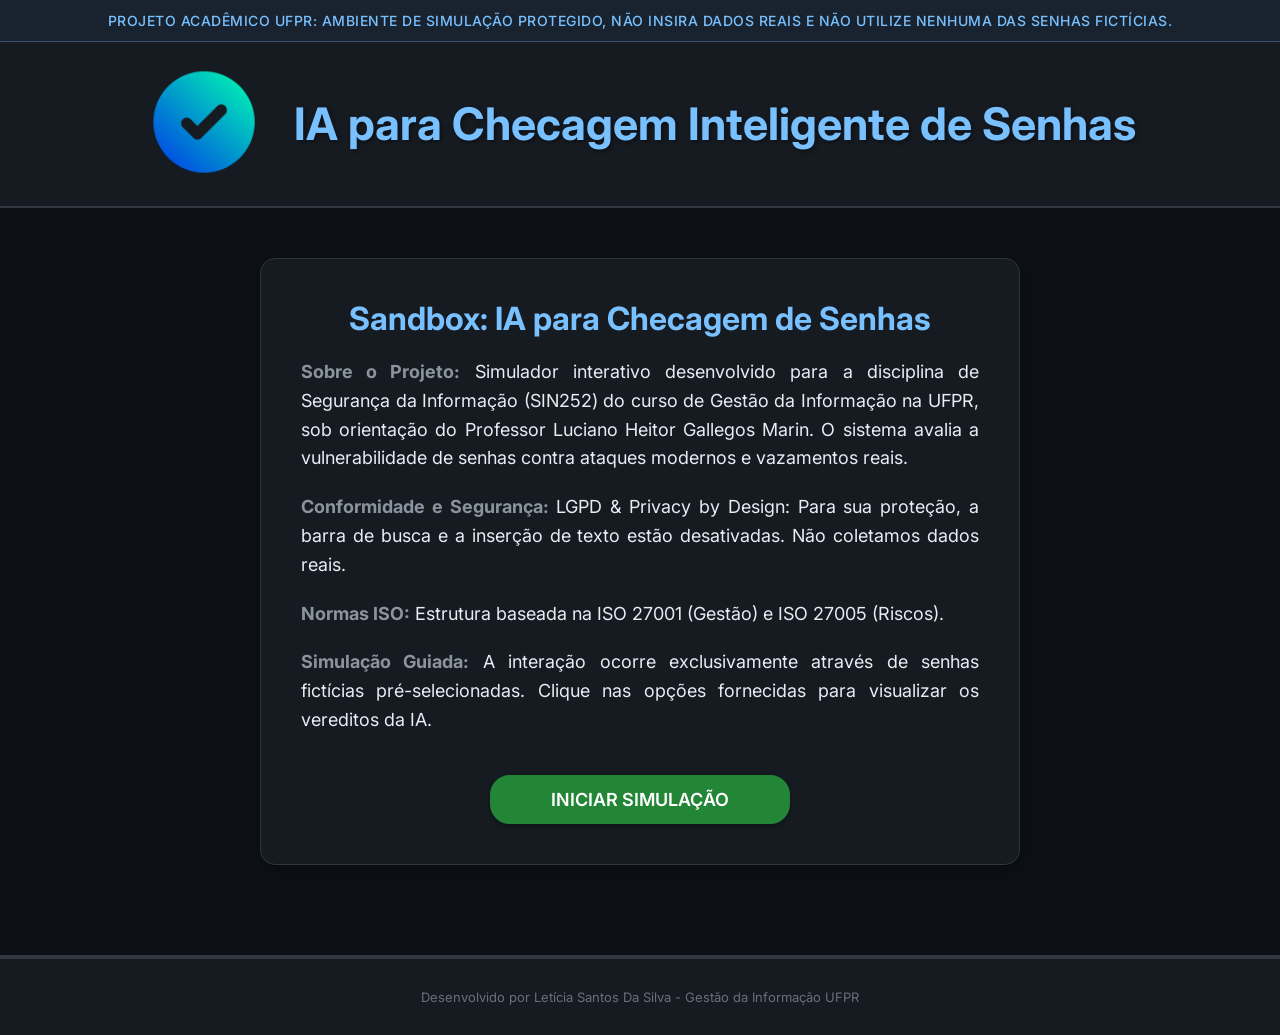
<file: index.html>
<!DOCTYPE html>
<html lang="pt-br">

<head>
    <meta charset="UTF-8">
    <meta name="viewport" content="width=device-width, initial-scale=1.0">
    <title> IA Checagem de Senhas</title>
    <link rel="shortcut icon" href="favicon/favicon.ico" type="image/x-icon">

    <link rel="stylesheet" href="estilos/celular-style.css" media="screen and (max-width: 768px)"> <!--celular-->

    <link rel="stylesheet" href="estilos/tablet-style.css" media="screen and (min-width: 769px) and (max-width: 1024px)"> <!--tablet-->

    <link rel="stylesheet" href="estilos/pc-style.css" media="screen and (min-width: 1025px)"> <!--pc-->

    <style>
        @import url('https://fonts.googleapis.com/css2?family=Inter:ital,opsz,wght@0,14..32,100..900;1,14..32,100..900&display=swap');
    </style>
</head>

<body>

    <div class="aviso">
        <h3>PROJETO ACADÊMICO UFPR: AMBIENTE DE SIMULAÇÃO PROTEGIDO, NÃO INSIRA DADOS REAIS E NÃO UTILIZE NENHUMA DAS SENHAS FICTÍCIAS.</h3>
    </div>

    <div class="layout-colunas">
        <header class="container1" id="inicio1">
            <div class="header">
                <div class="logo">
                    <img src="favicon/logo.png" alt="Logo IA Senhas">
                </div>

                <div class="titulo-principal">
                    <h1>IA para Checagem Inteligente de Senhas</h1>
                </div>
            </div>
        </header>

        <main class="container2">
            <div class="artigo">
                <article>
                    <h2>Sandbox: IA para Checagem de Senhas</h2>
                    <p><strong>Sobre o Projeto:</strong>
                        Simulador interativo desenvolvido para a disciplina de Segurança da Informação (SIN252) do curso de Gestão da Informação na UFPR, sob
                        orientação do Professor Luciano Heitor Gallegos Marin. O sistema avalia a vulnerabilidade de senhas
                        contra ataques modernos e vazamentos reais.</p>

                    <p><strong>Conformidade e Segurança:</strong>
                        LGPD & Privacy by Design: Para sua proteção, a barra de busca e a inserção de texto estão
                        desativadas. Não coletamos dados reais.
                    </p>
                    <p><strong>Normas ISO:</strong> Estrutura baseada na ISO 27001 (Gestão) e ISO 27005 (Riscos).</p>

                    <p><strong>Simulação Guiada:</strong> A interação ocorre exclusivamente através de senhas fictícias pré-selecionadas.
                    Clique nas opções fornecidas para visualizar os vereditos da IA.</p>

                    <a href="pagina2.html">INICIAR SIMULAÇÃO </a>
                </article>
            </div>
        </main>
    </div>

    <footer>
        <p>Desenvolvido por Letícia Santos Da Silva - Gestão da Informação UFPR</p>
    </footer>

</body>

</html>
</file>
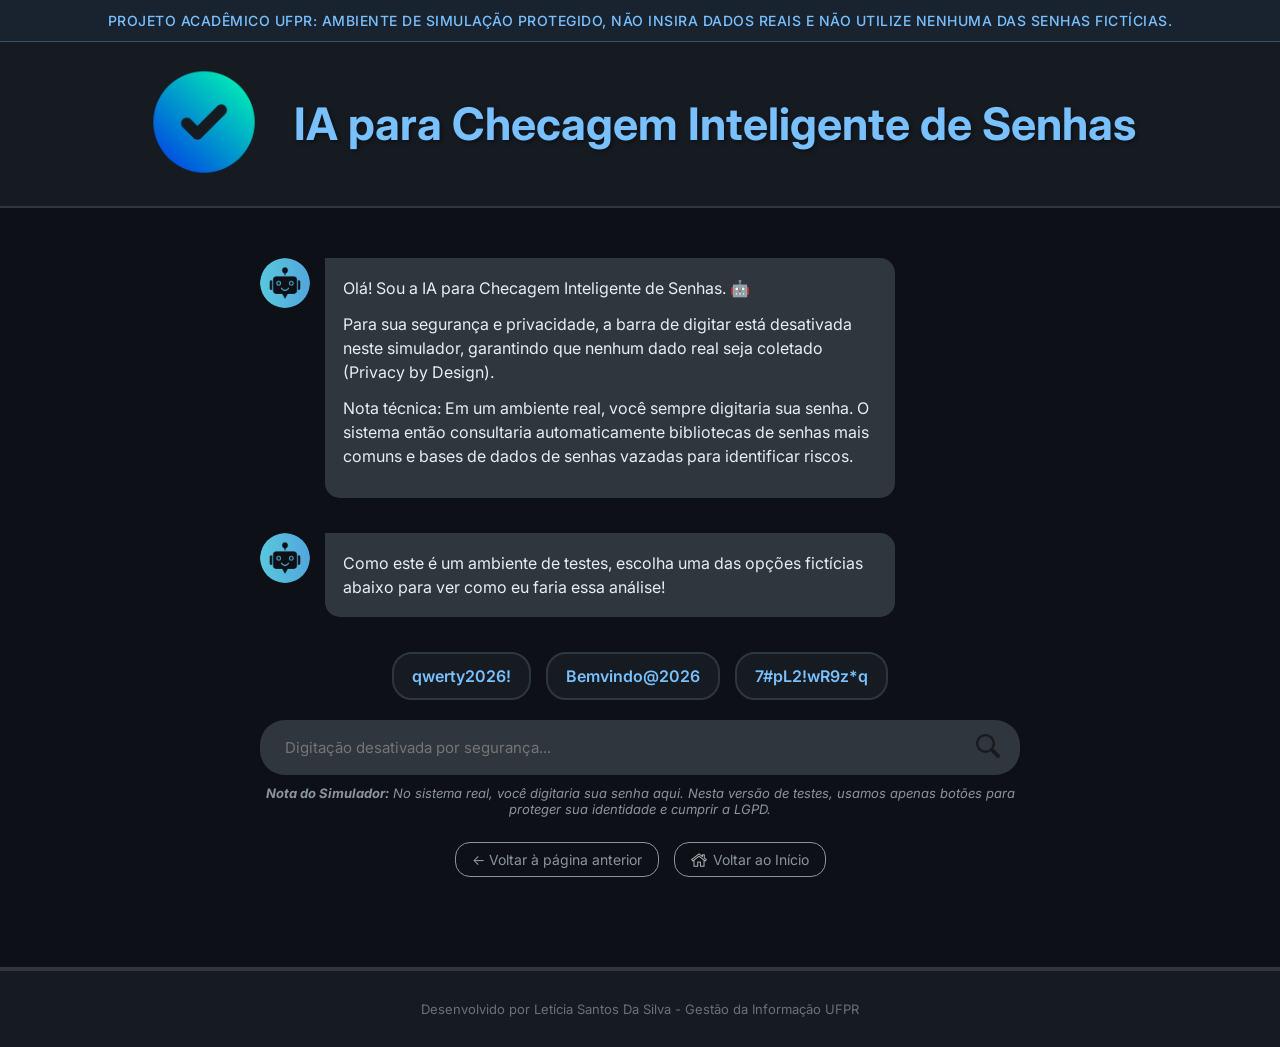
<file: pagina2.html>
<!DOCTYPE html>
<html lang="pt-br">

<head>
    <meta charset="UTF-8">
    <meta name="viewport" content="width=device-width, initial-scale=1.0">
    <title>IA Checagem de Senhas - Simulação</title>
    <link rel="shortcut icon" href="favicon/favicon.ico" type="image/x-icon">

    <link rel="stylesheet" href="estilos/celular-style.css" media="screen and (max-width: 768px)"> <!--celular-->

    <link rel="stylesheet" href="estilos/tablet-style.css"
        media="screen and (min-width: 769px) and (max-width: 1024px)"> <!--tablet-->

    <link rel="stylesheet" href="estilos/pc-style.css" media="screen and (min-width: 1025px)"> <!--pc-->

    <style>
        @import url('https://fonts.googleapis.com/css2?family=Inter:ital,opsz,wght@0,14..32,100..900;1,14..32,100..900&display=swap');
    </style>
</head>

<body>

    <div class="aviso">
        <h3>PROJETO ACADÊMICO UFPR: AMBIENTE DE SIMULAÇÃO PROTEGIDO, NÃO INSIRA DADOS REAIS E NÃO UTILIZE NENHUMA DAS
            SENHAS FICTÍCIAS.</h3>
    </div>

    <div class="layout-colunas">
        <header class="container1" id="inicio1">
            <div class="header">
                <div class="logo">
                    <img src="favicon/logo.png" alt="Logo IA Senhas">
                </div>

                <div class="titulo-principal">
                    <h1>IA para Checagem Inteligente de Senhas</h1>
                </div>
            </div>
        </header>

        <main class="container2">
            <!-- Área principal de Chat -->
            <div class="chat-container">

                <!-- Mensagem do Robô (IA) -->
                <div class="mensagem robo">
                    <div class="avatar">
                        <img src="favicon/bot.png" alt="Ícone Robô">
                    </div>
                    <div class="balao balao-robo">
                        <p>Olá! Sou a IA para Checagem Inteligente de Senhas. 🤖</p>
                        <p>Para sua segurança e privacidade, a barra de digitar está desativada neste simulador, garantindo que nenhum dado real seja coletado (Privacy by Design).</p>
                        <p>Nota técnica: Em um ambiente real, você sempre digitaria sua senha. O sistema então consultaria automaticamente bibliotecas de senhas mais comuns e bases de dados de senhas vazadas para identificar riscos.</p>
                        <p></p>
                    </div>
                </div>

                <!-- Nova Mensagem do Robô pedindo para escolher -->
                <div class="mensagem robo">
                    <div class="avatar">
                        <img src="favicon/bot.png" alt="Ícone Robô">
                    </div>
                    <div class="balao balao-robo">
                        <p>Como este é um ambiente de testes, escolha uma das opções fictícias abaixo para ver como eu faria essa análise!</p>
                    </div>
                </div>

                <!-- Opções de Senhas Fictícias -->
                <div class="opcoes-senha">
                    <a href="pagina3-sen1.html" class="botao-senha">qwerty2026!</a>
                    <a href="pagina4-sen2.html" class="botao-senha">Bemvindo@2026</a>
                    <a href="pagina5-sen3.html" class="botao-senha">7#pL2!wR9z*q</a>
                </div>
                
                <!-- Área de Input Desativada -->
                <div class="area-digitacao">
                    <input type="text" class="barra-busca" placeholder="Digitação desativada por segurança..." disabled>
                    <div class="botao-imagem">
                        <!-- Espaço para adicionar a imagem/ícone no lado direito -->
                        <img src="favicon/magnifying-glass.png" alt="Ícone Enviar">
                    </div>
                </div>
                
                <p class="nota-simulador"><strong>Nota do Simulador:</strong> No sistema real, você digitaria sua senha aqui. Nesta versão de testes, usamos apenas botões para proteger sua identidade e cumprir a LGPD.</p>

                <!-- Botão Voltar -->
                <div class="voltar-container">
                    <a href="index.html" class="botao-voltar">← Voltar à página anterior</a>
                    <a href="index.html" class="botao-voltar"><img src="favicon/home.png" alt="Ícone Casa"> Voltar ao Início</a>
                </div>

            </div>
        </main>
    </div>

    <footer>
        <p>Desenvolvido por Letícia Santos Da Silva - Gestão da Informação UFPR</p>
    </footer>

</body>

</html>
</file>
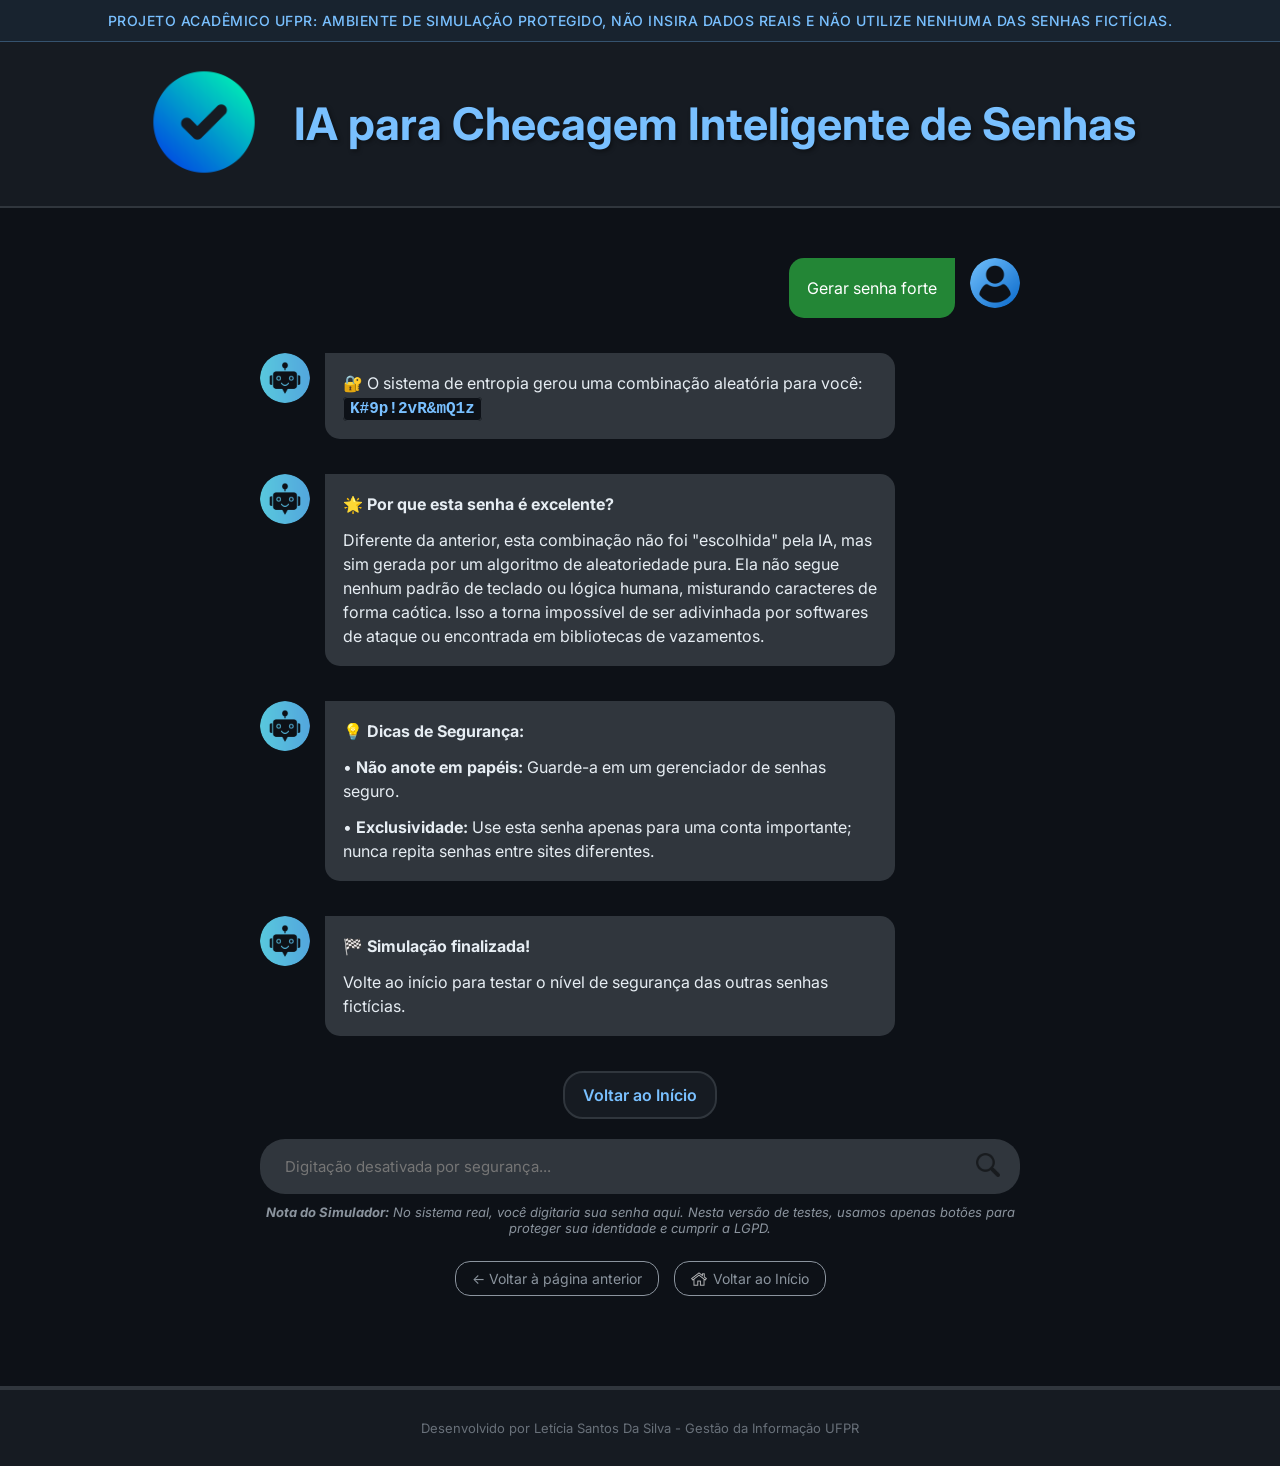
<file: pagina3-sen1-gerar.html>
<!DOCTYPE html>
<html lang="pt-br">

<head>
    <meta charset="UTF-8">
    <meta name="viewport" content="width=device-width, initial-scale=1.0">
    <title>IA Checagem de Senhas - Simulação</title>
    <link rel="shortcut icon" href="favicon/favicon.ico" type="image/x-icon">

    <link rel="stylesheet" href="estilos/celular-style.css" media="screen and (max-width: 768px)"> <!--celular-->

    <link rel="stylesheet" href="estilos/tablet-style.css"
        media="screen and (min-width: 769px) and (max-width: 1024px)"> <!--tablet-->

    <link rel="stylesheet" href="estilos/pc-style.css" media="screen and (min-width: 1025px)"> <!--pc-->

    <style>
        @import url('https://fonts.googleapis.com/css2?family=Inter:ital,opsz,wght@0,14..32,100..900;1,14..32,100..900&display=swap');
    </style>
</head>

<body>

    <div class="aviso">
        <h3>PROJETO ACADÊMICO UFPR: AMBIENTE DE SIMULAÇÃO PROTEGIDO, NÃO INSIRA DADOS REAIS E NÃO UTILIZE NENHUMA DAS
            SENHAS FICTÍCIAS.</h3>
    </div>

    <div class="layout-colunas">
        <header class="container1" id="inicio1">
            <div class="header">
                <div class="logo">
                    <img src="favicon/logo.png" alt="Logo IA Senhas">
                </div>

                <div class="titulo-principal">
                    <h1>IA para Checagem Inteligente de Senhas</h1>
                </div>
            </div>
        </header>

        <main class="container2">
            <div class="chat-container">

                <!-- Mensagem do Usuário (Clicou em Gerar Senha) -->
                <div class="mensagem usuario">
                    <div class="balao balao-usuario">
                        <p>Gerar senha forte</p>
                    </div>
                    <div class="avatar">
                        <img src="favicon/user (2).png" alt="Ícone Usuário">
                    </div>
                </div>

                <!-- Resposta do Robô (Balão 1: A nova senha) -->
                <div class="mensagem robo">
                    <div class="avatar">
                        <img src="favicon/bot.png" alt="Ícone Robô">
                    </div>
                    <div class="balao balao-robo">
                        <p>🔐 O sistema de entropia gerou uma combinação aleatória para você: <strong class="senha-gerada">K#9p!2vR&mQ1z</strong></p>
                    </div>
                </div>

                <!-- Resposta do Robô (Balão 2: Explicação) -->
                <div class="mensagem robo">
                    <div class="avatar">
                        <img src="favicon/bot.png" alt="Ícone Robô">
                    </div>
                    <div class="balao balao-robo">
                        <p>🌟 <strong>Por que esta senha é excelente?</strong></p>
                        <p>Diferente da anterior, esta combinação não foi "escolhida" pela IA, mas sim gerada por um algoritmo de aleatoriedade pura. Ela não segue nenhum padrão de teclado ou lógica humana, misturando caracteres de forma caótica. Isso a torna impossível de ser adivinhada por softwares de ataque ou encontrada em bibliotecas de vazamentos.</p>
                    </div>
                </div>

                <!-- Resposta do Robô (Balão 3: Dicas) -->
                <div class="mensagem robo">
                    <div class="avatar">
                        <img src="favicon/bot.png" alt="Ícone Robô">
                    </div>
                    <div class="balao balao-robo">
                        <p>💡 <strong>Dicas de Segurança:</strong></p>
                        <p>• <strong>Não anote em papéis:</strong> Guarde-a em um gerenciador de senhas seguro.</p>
                        <p>• <strong>Exclusividade:</strong> Use esta senha apenas para uma conta importante; nunca repita senhas entre sites diferentes.</p>
                    </div>
                </div>

                <!-- Resposta do Robô (Balão 4: Finalização) -->
                <div class="mensagem robo">
                    <div class="avatar">
                        <img src="favicon/bot.png" alt="Ícone Robô">
                    </div>
                    <div class="balao balao-robo">
                        <p>🏁 <strong>Simulação finalizada!</strong></p>
                        <p>Volte ao início para testar o nível de segurança das outras senhas fictícias.</p>
                    </div>
                </div>
                
                <!-- Botão Voltar para as Senhas -->
                <div class="opcoes-senha">
                    <a href="pagina2.html" class="botao-senha">Voltar ao Início</a>
                </div>
                
                <!-- Área de Input Desativada -->
                <div class="area-digitacao">
                    <input type="text" class="barra-busca" placeholder="Digitação desativada por segurança..." disabled>
                    <div class="botao-imagem">
                        <img src="favicon/magnifying-glass.png" alt="Ícone Enviar">
                    </div>
                </div>
                
                <p class="nota-simulador"><strong>Nota do Simulador:</strong> No sistema real, você digitaria sua senha aqui. Nesta versão de testes, usamos apenas botões para proteger sua identidade e cumprir a LGPD.</p>

                <!-- Botão Voltar -->
                <div class="voltar-container">
                    <a href="pagina3-sen1-saiba.html" class="botao-voltar">← Voltar à página anterior</a>
                    <a href="index.html" class="botao-voltar"><img src="favicon/home.png" alt="Ícone Casa"> Voltar ao Início</a>
                </div>

            </div>
        </main>
    </div>

    <footer>
        <p>Desenvolvido por Letícia Santos Da Silva - Gestão da Informação UFPR</p>
    </footer>

</body>
</html>
</file>
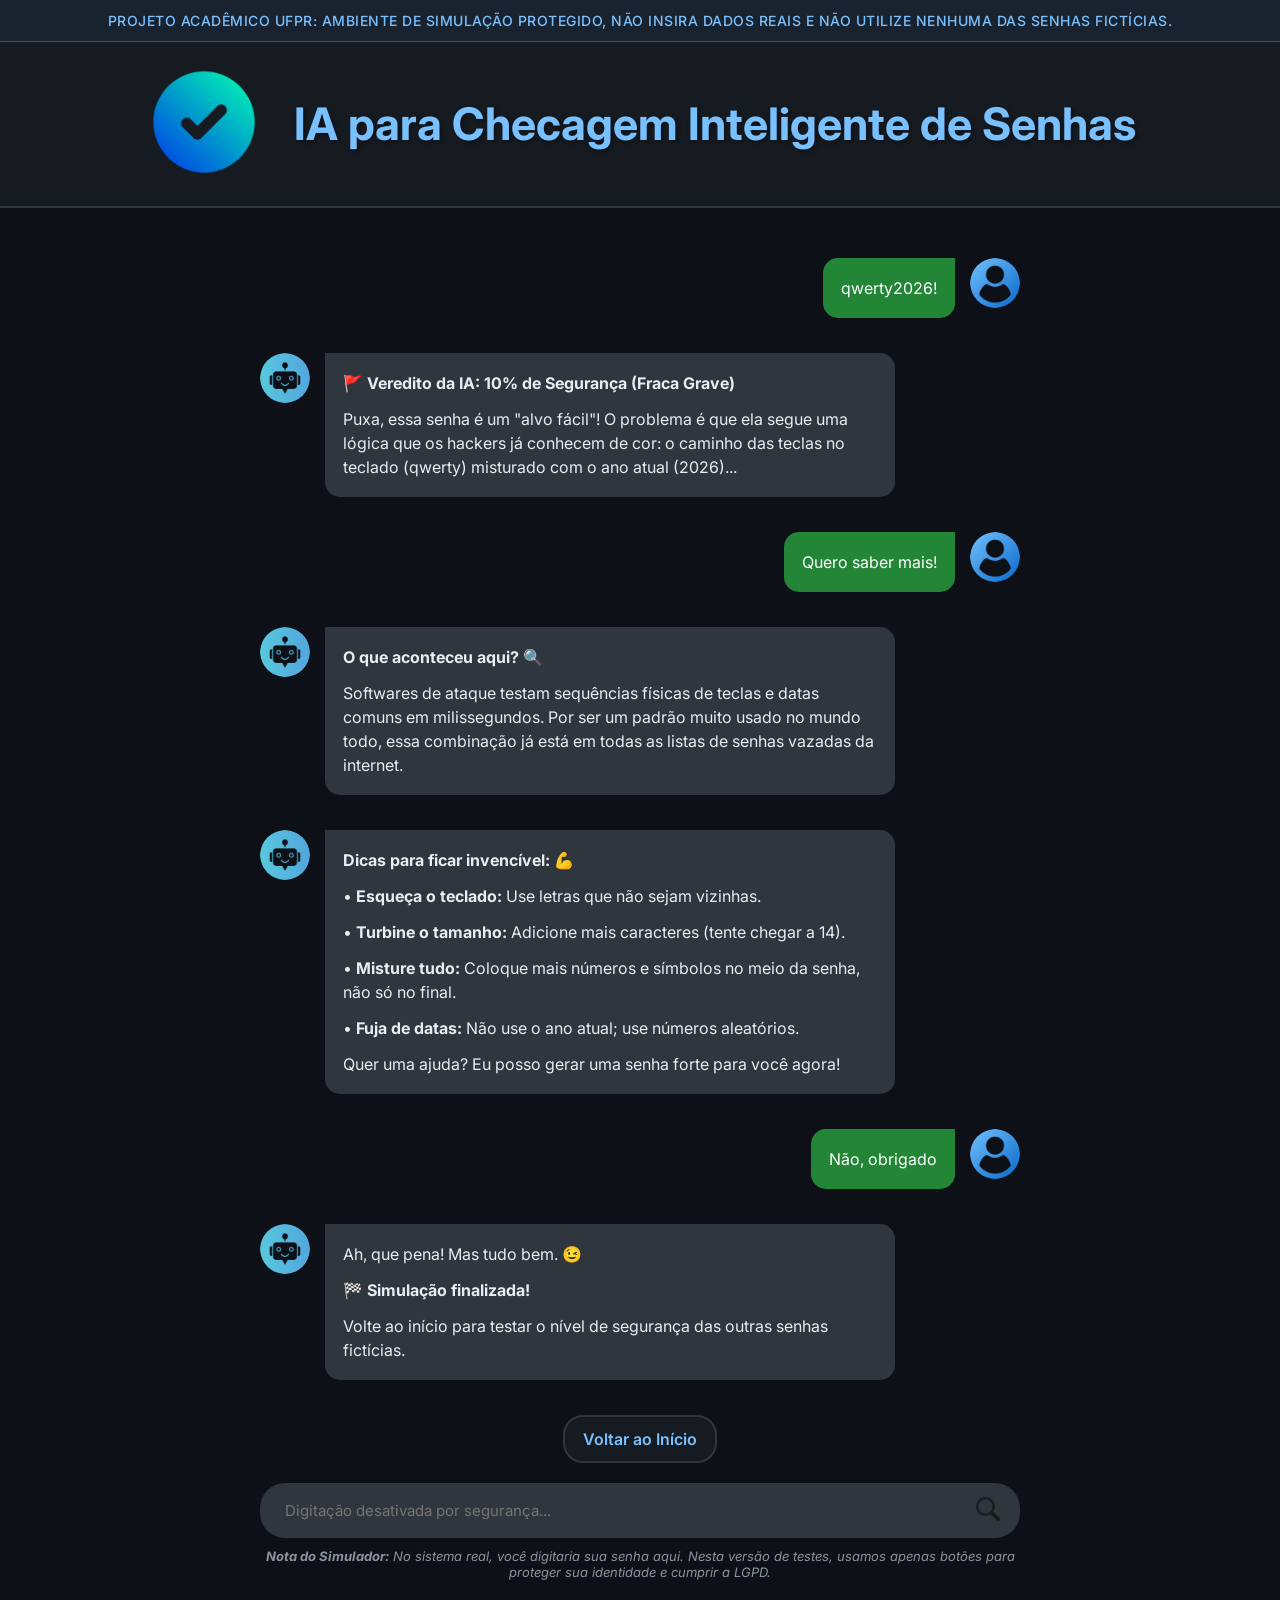
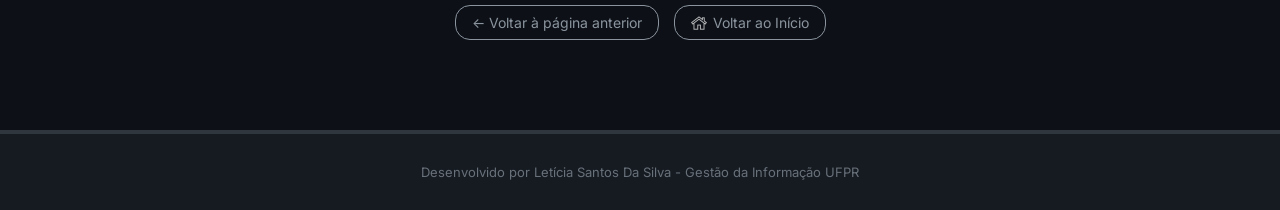
<file: pagina3-sen1-nao.html>
<!DOCTYPE html>
<html lang="pt-br">

<head>
    <meta charset="UTF-8">
    <meta name="viewport" content="width=device-width, initial-scale=1.0">
    <title>IA Checagem de Senhas - Simulação</title>
    <link rel="shortcut icon" href="favicon/favicon.ico" type="image/x-icon">

    <link rel="stylesheet" href="estilos/celular-style.css" media="screen and (max-width: 768px)"> <!--celular-->

    <link rel="stylesheet" href="estilos/tablet-style.css"
        media="screen and (min-width: 769px) and (max-width: 1024px)"> <!--tablet-->

    <link rel="stylesheet" href="estilos/pc-style.css" media="screen and (min-width: 1025px)"> <!--pc-->

    <style>
        @import url('https://fonts.googleapis.com/css2?family=Inter:ital,opsz,wght@0,14..32,100..900;1,14..32,100..900&display=swap');
    </style>
</head>

<body>

    <div class="aviso">
        <h3>PROJETO ACADÊMICO UFPR: AMBIENTE DE SIMULAÇÃO PROTEGIDO, NÃO INSIRA DADOS REAIS E NÃO UTILIZE NENHUMA DAS
            SENHAS FICTÍCIAS.</h3>
    </div>

    <div class="layout-colunas">
        <header class="container1" id="inicio1">
            <div class="header">
                <div class="logo">
                    <img src="favicon/logo.png" alt="Logo IA Senhas">
                </div>

                <div class="titulo-principal">
                    <h1>IA para Checagem Inteligente de Senhas</h1>
                </div>
            </div>
        </header>

        <main class="container2">
            <div class="chat-container">

                <!-- Mensagem do Usuário (Senha Escolhida) -->
                <div class="mensagem usuario">
                    <div class="balao balao-usuario">
                        <p>qwerty2026!</p>
                    </div>
                    <div class="avatar">
                        <img src="favicon/user (2).png" alt="Ícone Usuário">
                    </div>
                </div>

                <!-- Resposta do Robô (Balão 1: Veredito) -->
                <div class="mensagem robo">
                    <div class="avatar">
                        <img src="favicon/bot.png" alt="Ícone Robô">
                    </div>
                    <div class="balao balao-robo">
                        <p>🚩 <strong>Veredito da IA: 10% de Segurança (Fraca Grave)</strong></p>
                        <p>Puxa, essa senha é um "alvo fácil"! O problema é que ela segue uma lógica que os hackers já conhecem de cor: o caminho das teclas no teclado (qwerty) misturado com o ano atual (2026)...</p>
                    </div>
                </div>

                <!-- Mensagem do Usuário (Pedindo mais informações) -->
                <div class="mensagem usuario">
                    <div class="balao balao-usuario">
                        <p>Quero saber mais!</p>
                    </div>
                    <div class="avatar">
                        <img src="favicon/user (2).png" alt="Ícone Usuário">
                    </div>
                </div>

                <!-- Resposta do Robô (Balão 2: Justificativa) -->
                <div class="mensagem robo">
                    <div class="avatar">
                        <img src="favicon/bot.png" alt="Ícone Robô">
                    </div>
                    <div class="balao balao-robo">
                        <p><strong>O que aconteceu aqui? 🔍</strong></p>
                        <p>Softwares de ataque testam sequências físicas de teclas e datas comuns em milissegundos. Por ser um padrão muito usado no mundo todo, essa combinação já está em todas as listas de senhas vazadas da internet.</p>
                    </div>
                </div>

                <!-- Resposta do Robô (Balão 3: Sugestões) -->
                <div class="mensagem robo">
                    <div class="avatar">
                        <img src="favicon/bot.png" alt="Ícone Robô">
                    </div>
                    <div class="balao balao-robo">
                        <p><strong>Dicas para ficar invencível: 💪</strong></p>
                        <p>• <strong>Esqueça o teclado:</strong> Use letras que não sejam vizinhas.</p>
                        <p>• <strong>Turbine o tamanho:</strong> Adicione mais caracteres (tente chegar a 14).</p>
                        <p>• <strong>Misture tudo:</strong> Coloque mais números e símbolos no meio da senha, não só no final.</p>
                        <p>• <strong>Fuja de datas:</strong> Não use o ano atual; use números aleatórios.</p>
                        <p>Quer uma ajuda? Eu posso gerar uma senha forte para você agora!</p>
                    </div>
                </div>

                <!-- Mensagem do Usuário (Recusando ajuda) -->
                <div class="mensagem usuario">
                    <div class="balao balao-usuario">
                        <p>Não, obrigado</p>
                    </div>
                    <div class="avatar">
                        <img src="favicon/user (2).png" alt="Ícone Usuário">
                    </div>
                </div>

                <!-- Resposta do Robô (Finalização) -->
                <div class="mensagem robo" id="final">
                    <div class="avatar">
                        <img src="favicon/bot.png" alt="Ícone Robô">
                    </div>
                    <div class="balao balao-robo">
                        <p>Ah, que pena! Mas tudo bem. 😉</p>
                        <p>🏁 <strong>Simulação finalizada!</strong></p>
                        <p>Volte ao início para testar o nível de segurança das outras senhas fictícias.</p>
                    </div>
                </div>
                
                <!-- Botão Voltar para as Senhas -->
                <div class="opcoes-senha">
                    <a href="pagina2.html" class="botao-senha">Voltar ao Início</a>
                </div>

                <!-- Área de Input Desativada -->
                <div class="area-digitacao">
                    <input type="text" class="barra-busca" placeholder="Digitação desativada por segurança..." disabled>
                    <div class="botao-imagem">
                        <img src="favicon/magnifying-glass.png" alt="Ícone Enviar">
                    </div>
                </div>
                
                <p class="nota-simulador"><strong>Nota do Simulador:</strong> No sistema real, você digitaria sua senha aqui. Nesta versão de testes, usamos apenas botões para proteger sua identidade e cumprir a LGPD.</p>

                <!-- Botão Voltar -->
                <div class="voltar-container">
                    <a href="pagina3-sen1-saiba.html" class="botao-voltar">← Voltar à página anterior</a>
                    <a href="index.html" class="botao-voltar"><img src="favicon/home.png" alt="Ícone Casa"> Voltar ao Início</a>
                </div>

            </div>
        </main>
    </div>

    <footer>
        <p>Desenvolvido por Letícia Santos Da Silva - Gestão da Informação UFPR</p>
    </footer>

</body>
</html>
</file>
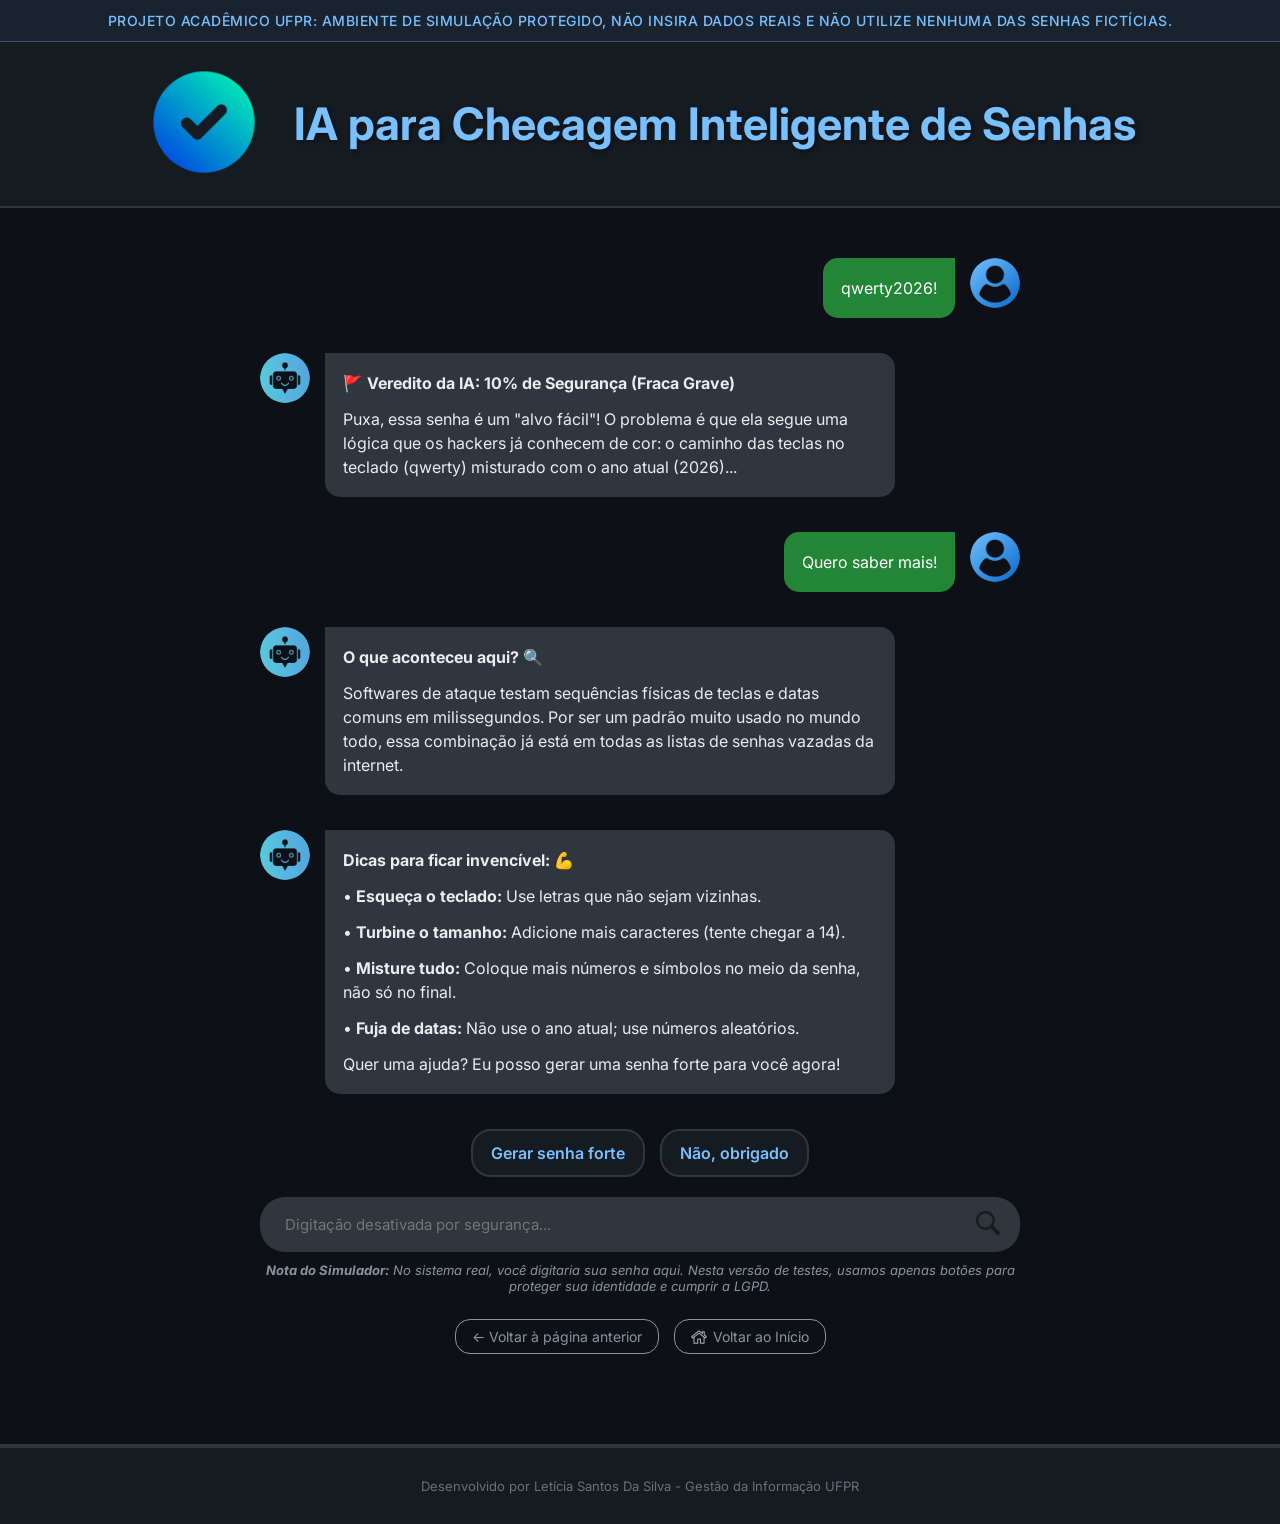
<file: pagina3-sen1-saiba.html>
<!DOCTYPE html>
<html lang="pt-br">

<head>
    <meta charset="UTF-8">
    <meta name="viewport" content="width=device-width, initial-scale=1.0">
    <title>IA Checagem de Senhas - Simulação</title>
    <link rel="shortcut icon" href="favicon/favicon.ico" type="image/x-icon">

    <link rel="stylesheet" href="estilos/celular-style.css" media="screen and (max-width: 768px)"> <!--celular-->

    <link rel="stylesheet" href="estilos/tablet-style.css"
        media="screen and (min-width: 769px) and (max-width: 1024px)"> <!--tablet-->

    <link rel="stylesheet" href="estilos/pc-style.css" media="screen and (min-width: 1025px)"> <!--pc-->

    <style>
        @import url('https://fonts.googleapis.com/css2?family=Inter:ital,opsz,wght@0,14..32,100..900;1,14..32,100..900&display=swap');
    </style>
</head>

<body>

    <div class="aviso">
        <h3>PROJETO ACADÊMICO UFPR: AMBIENTE DE SIMULAÇÃO PROTEGIDO, NÃO INSIRA DADOS REAIS E NÃO UTILIZE NENHUMA DAS
            SENHAS FICTÍCIAS.</h3>
    </div>

    <div class="layout-colunas">
        <header class="container1" id="inicio1">
            <div class="header">
                <div class="logo">
                    <img src="favicon/logo.png" alt="Logo IA Senhas">
                </div>

                <div class="titulo-principal">
                    <h1>IA para Checagem Inteligente de Senhas</h1>
                </div>
            </div>
        </header>

        <main class="container2">
            <div class="chat-container">

                <!-- Mensagem do Usuário (Senha Escolhida) -->
                <div class="mensagem usuario">
                    <div class="balao balao-usuario">
                        <p>qwerty2026!</p>
                    </div>
                    <div class="avatar">
                        <img src="favicon/user (2).png" alt="Ícone Usuário">
                    </div>
                </div>

                <!-- Resposta do Robô (Balão 1: Veredito) -->
                <div class="mensagem robo">
                    <div class="avatar">
                        <img src="favicon/bot.png" alt="Ícone Robô">
                    </div>
                    <div class="balao balao-robo">
                        <p>🚩 <strong>Veredito da IA: 10% de Segurança (Fraca Grave)</strong></p>
                        <p>Puxa, essa senha é um "alvo fácil"! O problema é que ela segue uma lógica que os hackers já conhecem de cor: o caminho das teclas no teclado (qwerty) misturado com o ano atual (2026)...</p>
                    </div>
                </div>

                <!-- Mensagem do Usuário (Pedindo mais informações) -->
                <div class="mensagem usuario">
                    <div class="balao balao-usuario">
                        <p>Quero saber mais!</p>
                    </div>
                    <div class="avatar">
                        <img src="favicon/user (2).png" alt="Ícone Usuário">
                    </div>
                </div>

                <!-- Resposta do Robô (Balão 2: Justificativa) -->
                <div class="mensagem robo">
                    <div class="avatar">
                        <img src="favicon/bot.png" alt="Ícone Robô">
                    </div>
                    <div class="balao balao-robo">
                        <p><strong>O que aconteceu aqui? 🔍</strong></p>
                        <p>Softwares de ataque testam sequências físicas de teclas e datas comuns em milissegundos. Por ser um padrão muito usado no mundo todo, essa combinação já está em todas as listas de senhas vazadas da internet.</p>
                    </div>
                </div>

                <!-- Resposta do Robô (Balão 3: Sugestões) -->
                <div class="mensagem robo">
                    <div class="avatar">
                        <img src="favicon/bot.png" alt="Ícone Robô">
                    </div>
                    <div class="balao balao-robo">
                        <p><strong>Dicas para ficar invencível: 💪</strong></p>
                        <p>• <strong>Esqueça o teclado:</strong> Use letras que não sejam vizinhas.</p>
                        <p>• <strong>Turbine o tamanho:</strong> Adicione mais caracteres (tente chegar a 14).</p>
                        <p>• <strong>Misture tudo:</strong> Coloque mais números e símbolos no meio da senha, não só no final.</p>
                        <p>• <strong>Fuja de datas:</strong> Não use o ano atual; use números aleatórios.</p>
                        <p>Quer uma ajuda? Eu posso gerar uma senha forte para você agora!</p>
                    </div>
                </div>
                
                <!-- Opções para Gerar Senha Forte ou Finalizar -->
                <div class="opcoes-senha">
                    <a href="pagina3-sen1-gerar.html" class="botao-senha">Gerar senha forte</a>
                    <a href="pagina3-sen1-nao.html#final" class="botao-senha">Não, obrigado</a>
                </div>

                <!-- Área de Input Desativada (Mantendo o padrão da pg 2) -->
                <div class="area-digitacao">
                    <input type="text" class="barra-busca" placeholder="Digitação desativada por segurança..." disabled>
                    <div class="botao-imagem">
                        <img src="favicon/magnifying-glass.png" alt="Ícone Enviar">
                    </div>
                </div>
                
                <p class="nota-simulador"><strong>Nota do Simulador:</strong> No sistema real, você digitaria sua senha aqui. Nesta versão de testes, usamos apenas botões para proteger sua identidade e cumprir a LGPD.</p>

                <!-- Botão Voltar -->
                <div class="voltar-container">
                    <a href="pagina3-sen1.html" class="botao-voltar">← Voltar à página anterior</a>
                    <a href="index.html" class="botao-voltar"><img src="favicon/home.png" alt="Ícone Casa"> Voltar ao Início</a>
                </div>

            </div>
        </main>
    </div>

    <footer>
        <p>Desenvolvido por Letícia Santos Da Silva - Gestão da Informação UFPR</p>
    </footer>

</body>
</html>
</file>
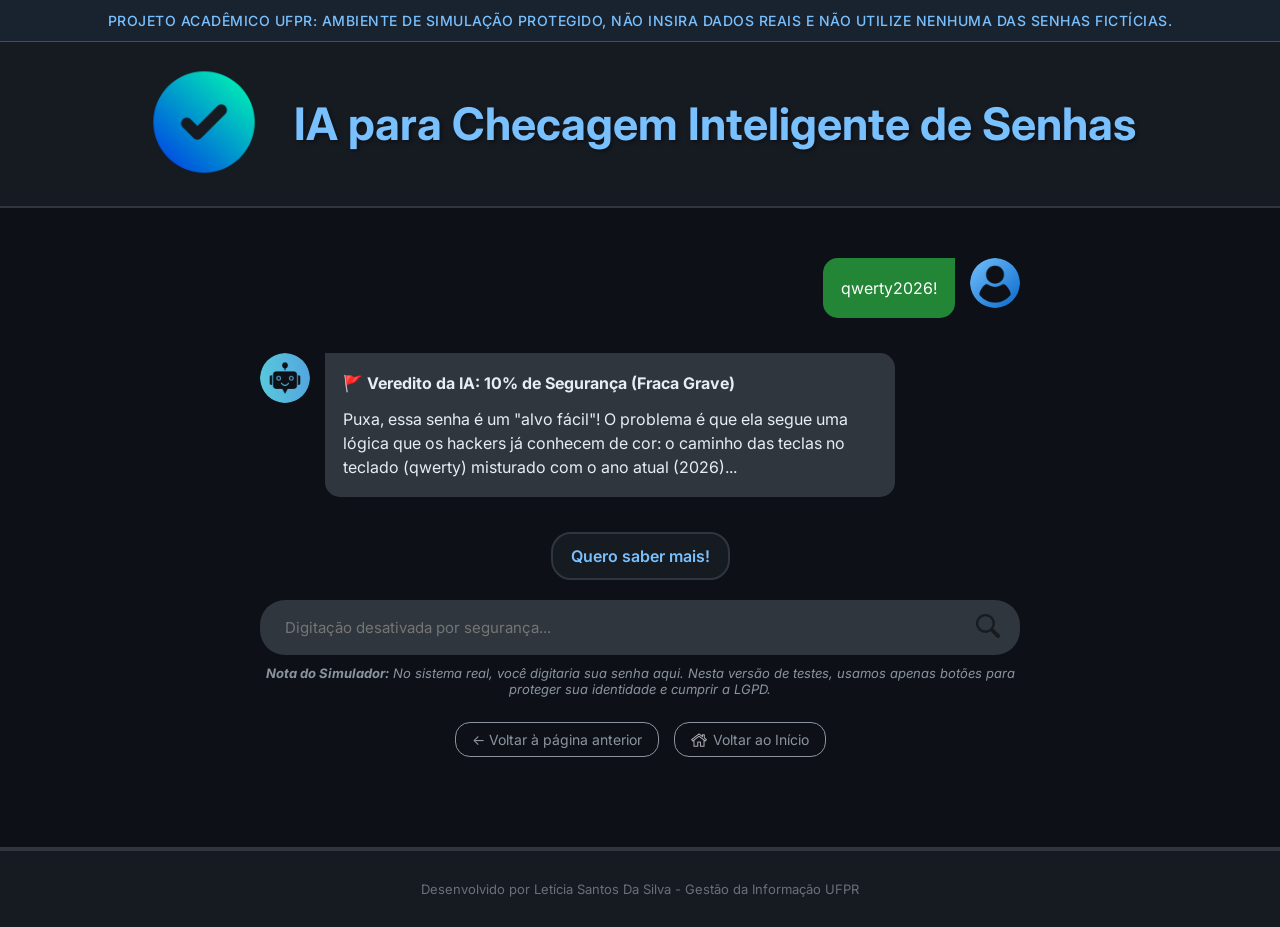
<file: pagina3-sen1.html>
<!DOCTYPE html>
<html lang="pt-br">

<head>
    <meta charset="UTF-8">
    <meta name="viewport" content="width=device-width, initial-scale=1.0">
    <title>IA Checagem de Senhas - Simulação</title>
    <link rel="shortcut icon" href="favicon/favicon.ico" type="image/x-icon">

    <link rel="stylesheet" href="estilos/celular-style.css" media="screen and (max-width: 768px)"> <!--celular-->

    <link rel="stylesheet" href="estilos/tablet-style.css"
        media="screen and (min-width: 769px) and (max-width: 1024px)"> <!--tablet-->

    <link rel="stylesheet" href="estilos/pc-style.css" media="screen and (min-width: 1025px)"> <!--pc-->

    <style>
        @import url('https://fonts.googleapis.com/css2?family=Inter:ital,opsz,wght@0,14..32,100..900;1,14..32,100..900&display=swap');
    </style>
</head>

<body>

    <div class="aviso">
        <h3>PROJETO ACADÊMICO UFPR: AMBIENTE DE SIMULAÇÃO PROTEGIDO, NÃO INSIRA DADOS REAIS E NÃO UTILIZE NENHUMA DAS
            SENHAS FICTÍCIAS.</h3>
    </div>

    <div class="layout-colunas">
        <header class="container1" id="inicio1">
            <div class="header">
                <div class="logo">
                    <img src="favicon/logo.png" alt="Logo IA Senhas">
                </div>

                <div class="titulo-principal">
                    <h1>IA para Checagem Inteligente de Senhas</h1>
                </div>
            </div>
        </header>

        <main class="container2">
            <div class="chat-container">

                <!-- Mensagem do Usuário (Senha Escolhida) -->
                <div class="mensagem usuario">
                    <div class="balao balao-usuario">
                        <p>qwerty2026!</p>
                    </div>
                    <div class="avatar">
                        <img src="favicon/user (2).png" alt="Ícone Usuário"> <!-- Você pode usar uma imagem de avatar aqui -->
                    </div>
                </div>

                <!-- Resposta do Robô (Balão 1: Veredito) -->
                <div class="mensagem robo">
                    <div class="avatar">
                        <img src="favicon/bot.png" alt="Ícone Robô">
                    </div>
                    <div class="balao balao-robo">
                        <p>🚩 <strong>Veredito da IA: 10% de Segurança (Fraca Grave)</strong></p>
                        <p>Puxa, essa senha é um "alvo fácil"! O problema é que ela segue uma lógica que os hackers já conhecem de cor: o caminho das teclas no teclado (qwerty) misturado com o ano atual (2026)...</p>
                    </div>
                </div>

                <!-- Opção para Saiba Mais -->
                <div class="opcoes-senha">
                    <a href="pagina3-sen1-saiba.html" class="botao-senha">Quero saber mais!</a>
                </div>

                <!-- Área de Input Desativada (Mantendo o padrão da pg 2) -->
                <div class="area-digitacao">
                    <input type="text" class="barra-busca" placeholder="Digitação desativada por segurança..." disabled>
                    <div class="botao-imagem">
                        <img src="favicon/magnifying-glass.png" alt="Ícone Enviar">
                    </div>
                </div>
                
                <p class="nota-simulador"><strong>Nota do Simulador:</strong> No sistema real, você digitaria sua senha aqui. Nesta versão de testes, usamos apenas botões para proteger sua identidade e cumprir a LGPD.</p>

                <!-- Botão Voltar -->
                <div class="voltar-container">
                    <a href="pagina2.html" class="botao-voltar">← Voltar à página anterior</a>
                    <a href="index.html" class="botao-voltar"><img src="favicon/home.png" alt="Ícone Casa"> Voltar ao Início</a>
                </div>

            </div>
        </main>
    </div>

    <footer>
        <p>Desenvolvido por Letícia Santos Da Silva - Gestão da Informação UFPR</p>
    </footer>

</body>
</html>
</file>
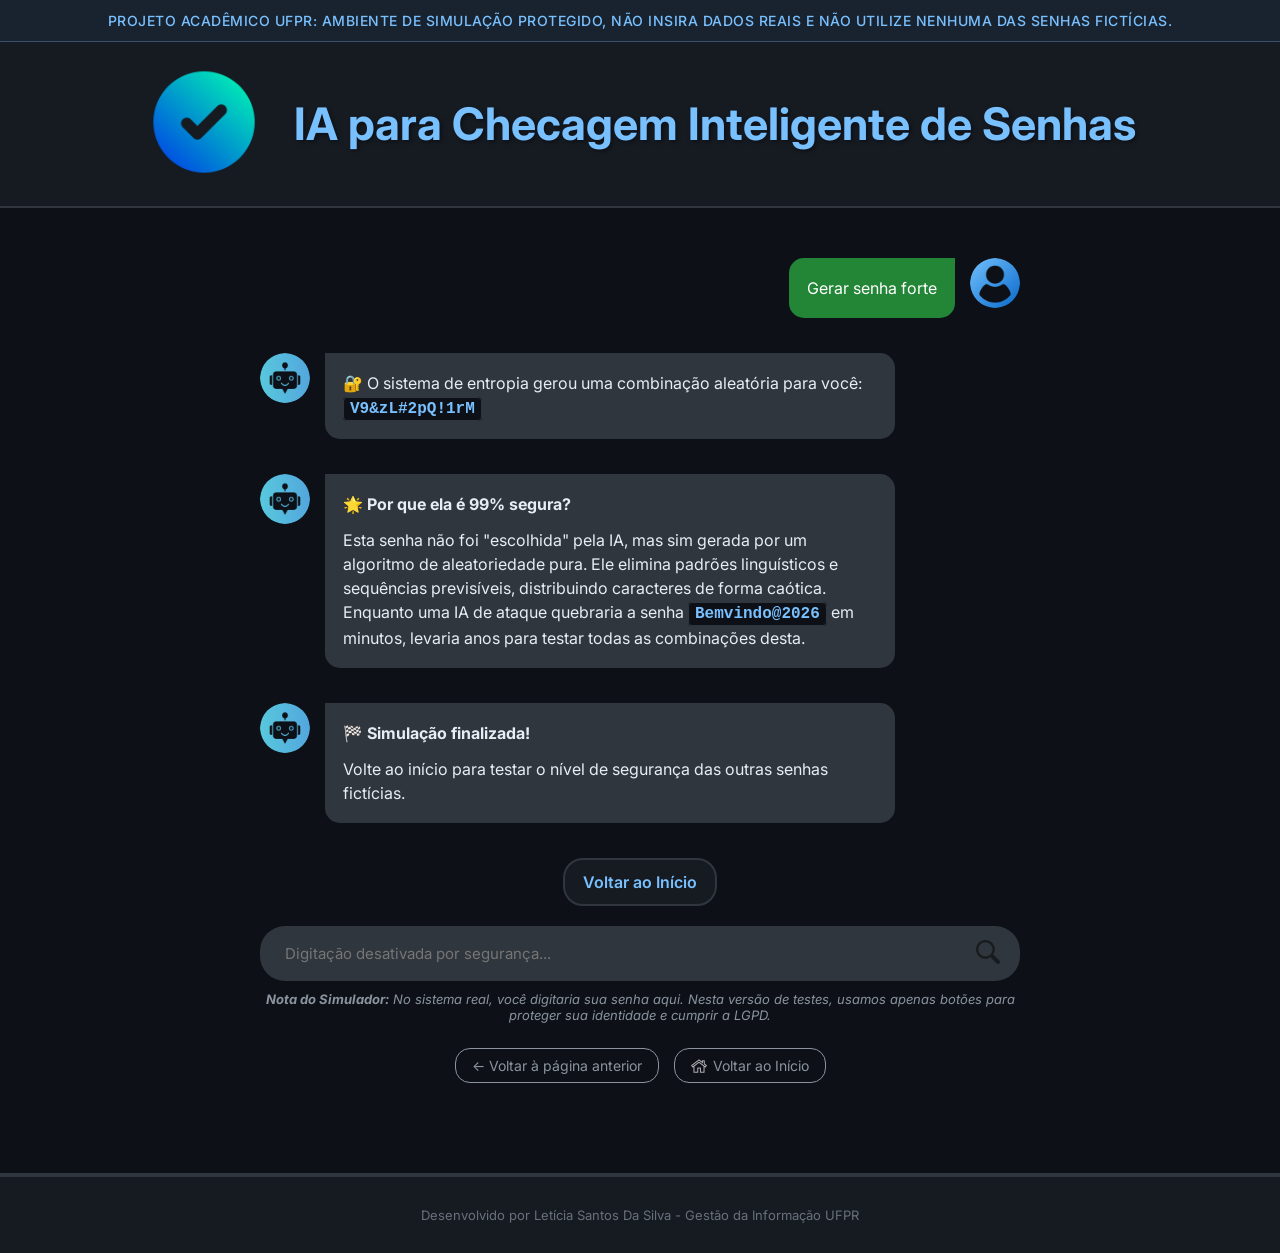
<file: pagina4-sen2-gerar.html>
<!DOCTYPE html>
<html lang="pt-br">

<head>
    <meta charset="UTF-8">
    <meta name="viewport" content="width=device-width, initial-scale=1.0">
    <title>IA Checagem de Senhas - Simulação</title>
    <link rel="shortcut icon" href="favicon/favicon.ico" type="image/x-icon">

    <link rel="stylesheet" href="estilos/celular-style.css" media="screen and (max-width: 768px)"> <!--celular-->

    <link rel="stylesheet" href="estilos/tablet-style.css"
        media="screen and (min-width: 769px) and (max-width: 1024px)"> <!--tablet-->

    <link rel="stylesheet" href="estilos/pc-style.css" media="screen and (min-width: 1025px)"> <!--pc-->

    <style>
        @import url('https://fonts.googleapis.com/css2?family=Inter:ital,opsz,wght@0,14..32,100..900;1,14..32,100..900&display=swap');
    </style>
</head>

<body>

    <div class="aviso">
        <h3>PROJETO ACADÊMICO UFPR: AMBIENTE DE SIMULAÇÃO PROTEGIDO, NÃO INSIRA DADOS REAIS E NÃO UTILIZE NENHUMA DAS
            SENHAS FICTÍCIAS.</h3>
    </div>

    <div class="layout-colunas">
        <header class="container1" id="inicio1">
            <div class="header">
                <div class="logo">
                    <img src="favicon/logo.png" alt="Logo IA Senhas">
                </div>

                <div class="titulo-principal">
                    <h1>IA para Checagem Inteligente de Senhas</h1>
                </div>
            </div>
        </header>

        <main class="container2">
            <div class="chat-container">

                <!-- Mensagem do Usuário (Clicou em Gerar Senha) -->
                <div class="mensagem usuario">
                    <div class="balao balao-usuario">
                        <p>Gerar senha forte</p>
                    </div>
                    <div class="avatar">
                        <img src="favicon/user (2).png" alt="Ícone Usuário">
                    </div>
                </div>

                <!-- Resposta do Robô (Balão 1: A nova senha) -->
                <div class="mensagem robo">
                    <div class="avatar">
                        <img src="favicon/bot.png" alt="Ícone Robô">
                    </div>
                    <div class="balao balao-robo">
                        <p>🔐 O sistema de entropia gerou uma combinação aleatória para você: <strong class="senha-gerada">V9&zL#2pQ!1rM</strong></p>
                    </div>
                </div>

                <!-- Resposta do Robô (Balão 2: Explicação) -->
                <div class="mensagem robo">
                    <div class="avatar">
                        <img src="favicon/bot.png" alt="Ícone Robô">
                    </div>
                    <div class="balao balao-robo">
                        <p>🌟 <strong>Por que ela é 99% segura?</strong></p>
                        <p>Esta senha não foi "escolhida" pela IA, mas sim gerada por um algoritmo de aleatoriedade pura. Ele elimina padrões linguísticos e sequências previsíveis, distribuindo caracteres de forma caótica. Enquanto uma IA de ataque quebraria a senha <strong class="senha-gerada">Bemvindo@2026</strong> em minutos, levaria anos para testar todas as combinações desta.</p>
                    </div>
                </div>

                <!-- Resposta do Robô (Balão 3: Finalização) -->
                <div class="mensagem robo">
                    <div class="avatar">
                        <img src="favicon/bot.png" alt="Ícone Robô">
                    </div>
                    <div class="balao balao-robo">
                        <p>🏁 <strong>Simulação finalizada!</strong></p>
                        <p>Volte ao início para testar o nível de segurança das outras senhas fictícias.</p>
                    </div>
                </div>
                
                <!-- Botão Voltar para as Senhas -->
                <div class="opcoes-senha">
                    <a href="pagina2.html" class="botao-senha">Voltar ao Início</a>
                </div>
                
                <!-- Área de Input Desativada -->
                <div class="area-digitacao">
                    <input type="text" class="barra-busca" placeholder="Digitação desativada por segurança..." disabled>
                    <div class="botao-imagem">
                        <img src="favicon/magnifying-glass.png" alt="Ícone Enviar">
                    </div>
                </div>
                
                <p class="nota-simulador"><strong>Nota do Simulador:</strong> No sistema real, você digitaria sua senha aqui. Nesta versão de testes, usamos apenas botões para proteger sua identidade e cumprir a LGPD.</p>

                <!-- Botão Voltar -->
                <div class="voltar-container">
                    <a href="pagina4-sen2-saiba.html" class="botao-voltar">← Voltar à página anterior</a>
                    <a href="index.html" class="botao-voltar"><img src="favicon/home.png" alt="Ícone Casa"> Voltar ao Início</a>
                </div>

            </div>
        </main>
    </div>

    <footer>
        <p>Desenvolvido por Letícia Santos Da Silva - Gestão da Informação UFPR</p>
    </footer>

</body>
</html>
</file>
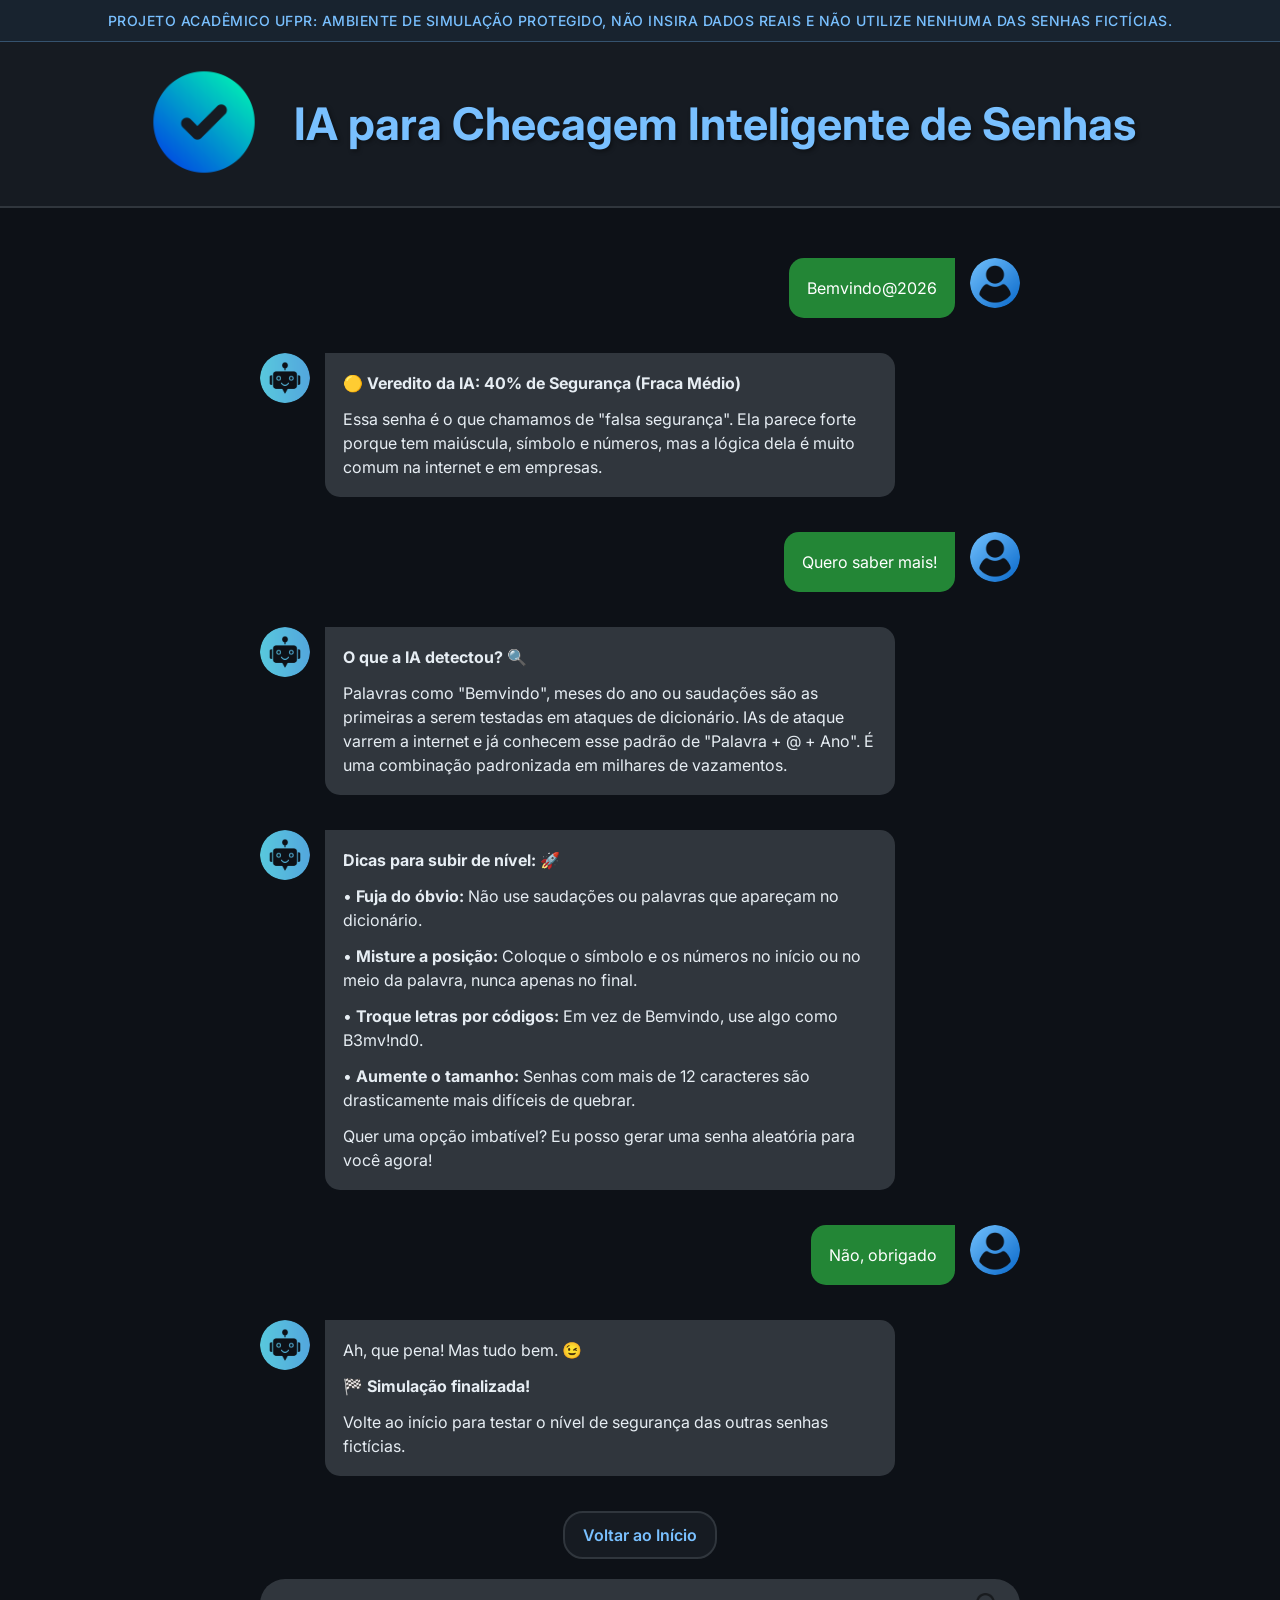
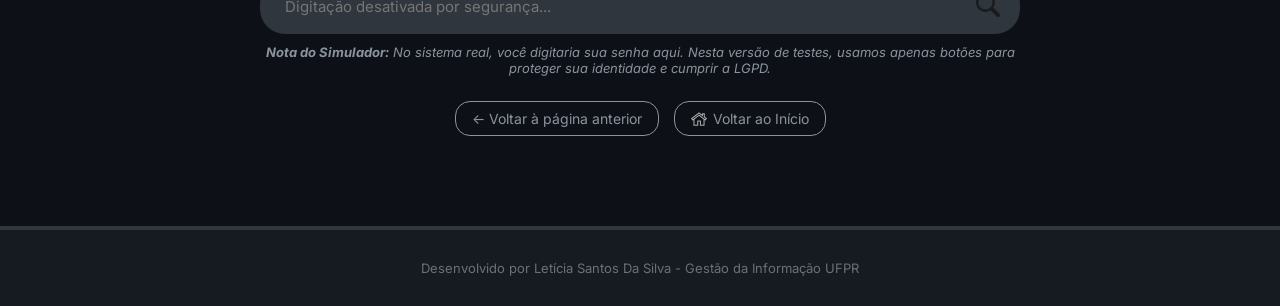
<file: pagina4-sen2-nao.html>
<!DOCTYPE html>
<html lang="pt-br">

<head>
    <meta charset="UTF-8">
    <meta name="viewport" content="width=device-width, initial-scale=1.0">
    <title>IA Checagem de Senhas - Simulação</title>
    <link rel="shortcut icon" href="favicon/favicon.ico" type="image/x-icon">

    <link rel="stylesheet" href="estilos/celular-style.css" media="screen and (max-width: 768px)"> <!--celular-->

    <link rel="stylesheet" href="estilos/tablet-style.css"
        media="screen and (min-width: 769px) and (max-width: 1024px)"> <!--tablet-->

    <link rel="stylesheet" href="estilos/pc-style.css" media="screen and (min-width: 1025px)"> <!--pc-->

    <style>
        @import url('https://fonts.googleapis.com/css2?family=Inter:ital,opsz,wght@0,14..32,100..900;1,14..32,100..900&display=swap');
    </style>
</head>

<body>

    <div class="aviso">
        <h3>PROJETO ACADÊMICO UFPR: AMBIENTE DE SIMULAÇÃO PROTEGIDO, NÃO INSIRA DADOS REAIS E NÃO UTILIZE NENHUMA DAS
            SENHAS FICTÍCIAS.</h3>
    </div>

    <div class="layout-colunas">
        <header class="container1" id="inicio1">
            <div class="header">
                <div class="logo">
                    <img src="favicon/logo.png" alt="Logo IA Senhas">
                </div>

                <div class="titulo-principal">
                    <h1>IA para Checagem Inteligente de Senhas</h1>
                </div>
            </div>
        </header>

        <main class="container2">
            <div class="chat-container">

                <!-- Mensagem do Usuário (Senha Escolhida) -->
                <div class="mensagem usuario">
                    <div class="balao balao-usuario">
                        <p>Bemvindo@2026</p>
                    </div>
                    <div class="avatar">
                        <img src="favicon/user (2).png" alt="Ícone Usuário">
                    </div>
                </div>

                <!-- Resposta do Robô (Balão 1: Veredito) -->
                <div class="mensagem robo">
                    <div class="avatar">
                        <img src="favicon/bot.png" alt="Ícone Robô">
                    </div>
                    <div class="balao balao-robo">
                        <p>🟡 <strong>Veredito da IA: 40% de Segurança (Fraca Médio)</strong></p>
                        <p>Essa senha é o que chamamos de "falsa segurança". Ela parece forte porque tem maiúscula, símbolo e números, mas a lógica dela é muito comum na internet e em empresas.</p>
                    </div>
                </div>

                <!-- Mensagem do Usuário (Pedindo mais informações) -->
                <div class="mensagem usuario">
                    <div class="balao balao-usuario">
                        <p>Quero saber mais!</p>
                    </div>
                    <div class="avatar">
                        <img src="favicon/user (2).png" alt="Ícone Usuário">
                    </div>
                </div>

                <!-- Resposta do Robô (Balão 2: Justificativa) -->
                <div class="mensagem robo">
                    <div class="avatar">
                        <img src="favicon/bot.png" alt="Ícone Robô">
                    </div>
                    <div class="balao balao-robo">
                        <p><strong>O que a IA detectou? 🔍</strong></p>
                        <p>Palavras como "Bemvindo", meses do ano ou saudações são as primeiras a serem testadas em ataques de dicionário. IAs de ataque varrem a internet e já conhecem esse padrão de "Palavra + @ + Ano". É uma combinação padronizada em milhares de vazamentos.</p>
                    </div>
                </div>

                <!-- Resposta do Robô (Balão 3: Sugestões) -->
                <div class="mensagem robo">
                    <div class="avatar">
                        <img src="favicon/bot.png" alt="Ícone Robô">
                    </div>
                    <div class="balao balao-robo">
                        <p><strong>Dicas para subir de nível: 🚀</strong></p>
                        <p>• <strong>Fuja do óbvio:</strong> Não use saudações ou palavras que apareçam no dicionário.</p>
                        <p>• <strong>Misture a posição:</strong> Coloque o símbolo e os números no início ou no meio da palavra, nunca apenas no final.</p>
                        <p>• <strong>Troque letras por códigos:</strong> Em vez de Bemvindo, use algo como B3mv!nd0.</p>
                        <p>• <strong>Aumente o tamanho:</strong> Senhas com mais de 12 caracteres são drasticamente mais difíceis de quebrar.</p>
                        <p>Quer uma opção imbatível? Eu posso gerar uma senha aleatória para você agora!</p>
                    </div>
                </div>

                <!-- Mensagem do Usuário (Recusando ajuda) -->
                <div class="mensagem usuario">
                    <div class="balao balao-usuario">
                        <p>Não, obrigado</p>
                    </div>
                    <div class="avatar">
                        <img src="favicon/user (2).png" alt="Ícone Usuário">
                    </div>
                </div>

                <!-- Resposta do Robô (Finalização) -->
                <div class="mensagem robo" id="final">
                    <div class="avatar">
                        <img src="favicon/bot.png" alt="Ícone Robô">
                    </div>
                    <div class="balao balao-robo">
                        <p>Ah, que pena! Mas tudo bem. 😉</p>
                        <p>🏁 <strong>Simulação finalizada!</strong></p>
                        <p>Volte ao início para testar o nível de segurança das outras senhas fictícias.</p>
                    </div>
                </div>
                
                <!-- Botão Voltar para as Senhas -->
                <div class="opcoes-senha">
                    <a href="pagina2.html" class="botao-senha">Voltar ao Início</a>
                </div>

                <!-- Área de Input Desativada -->
                <div class="area-digitacao">
                    <input type="text" class="barra-busca" placeholder="Digitação desativada por segurança..." disabled>
                    <div class="botao-imagem">
                        <img src="favicon/magnifying-glass.png" alt="Ícone Enviar">
                    </div>
                </div>
                
                <p class="nota-simulador"><strong>Nota do Simulador:</strong> No sistema real, você digitaria sua senha aqui. Nesta versão de testes, usamos apenas botões para proteger sua identidade e cumprir a LGPD.</p>

                <!-- Botão Voltar -->
                <div class="voltar-container">
                    <a href="pagina4-sen2-saiba.html" class="botao-voltar">← Voltar à página anterior</a>
                    <a href="index.html" class="botao-voltar"><img src="favicon/home.png" alt="Ícone Casa"> Voltar ao Início</a>
                </div>

            </div>
        </main>
    </div>

    <footer>
        <p>Desenvolvido por Letícia Santos Da Silva - Gestão da Informação UFPR</p>
    </footer>

</body>
</html>
</file>
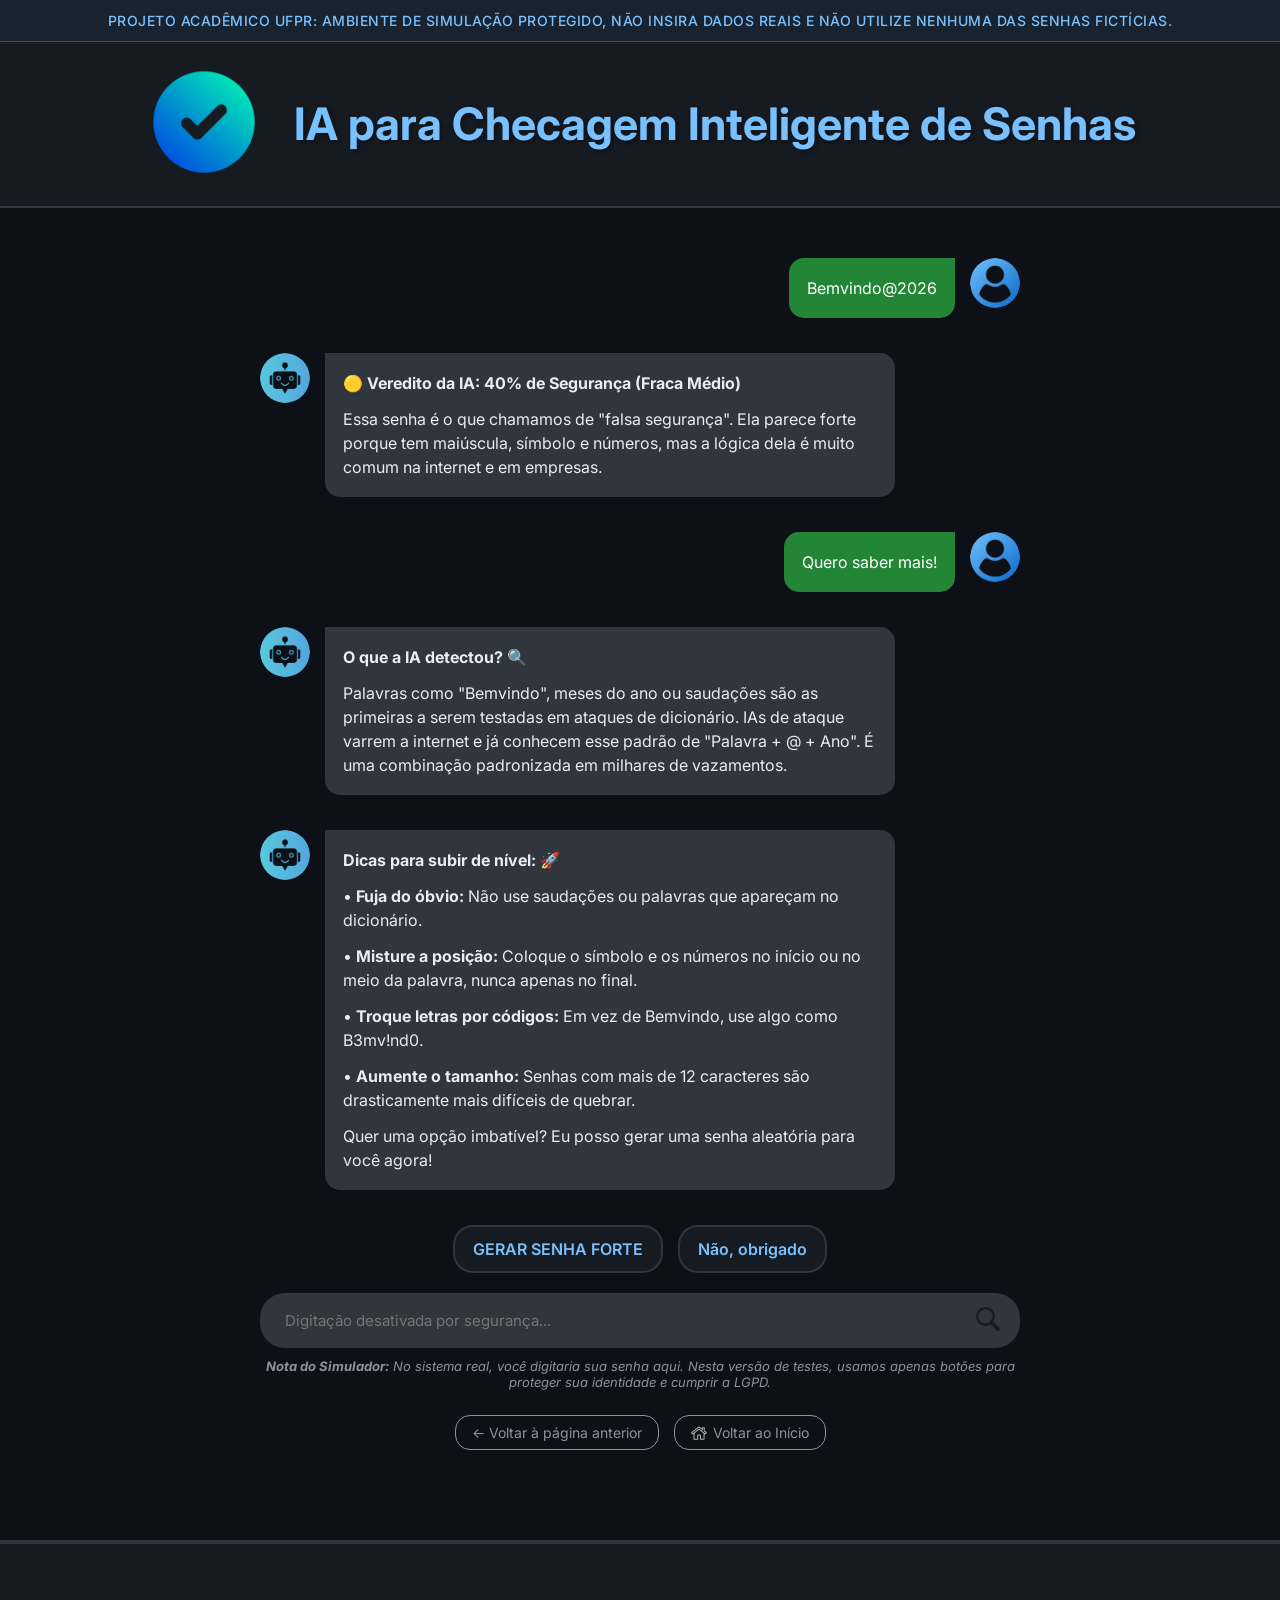
<file: pagina4-sen2-saiba.html>
<!DOCTYPE html>
<html lang="pt-br">

<head>
    <meta charset="UTF-8">
    <meta name="viewport" content="width=device-width, initial-scale=1.0">
    <title>IA Checagem de Senhas - Simulação</title>
    <link rel="shortcut icon" href="favicon/favicon.ico" type="image/x-icon">

    <link rel="stylesheet" href="estilos/celular-style.css" media="screen and (max-width: 768px)"> <!--celular-->

    <link rel="stylesheet" href="estilos/tablet-style.css"
        media="screen and (min-width: 769px) and (max-width: 1024px)"> <!--tablet-->

    <link rel="stylesheet" href="estilos/pc-style.css" media="screen and (min-width: 1025px)"> <!--pc-->

    <style>
        @import url('https://fonts.googleapis.com/css2?family=Inter:ital,opsz,wght@0,14..32,100..900;1,14..32,100..900&display=swap');
    </style>
</head>

<body>

    <div class="aviso">
        <h3>PROJETO ACADÊMICO UFPR: AMBIENTE DE SIMULAÇÃO PROTEGIDO, NÃO INSIRA DADOS REAIS E NÃO UTILIZE NENHUMA DAS
            SENHAS FICTÍCIAS.</h3>
    </div>

    <div class="layout-colunas">
        <header class="container1" id="inicio1">
            <div class="header">
                <div class="logo">
                    <img src="favicon/logo.png" alt="Logo IA Senhas">
                </div>

                <div class="titulo-principal">
                    <h1>IA para Checagem Inteligente de Senhas</h1>
                </div>
            </div>
        </header>

        <main class="container2">
            <div class="chat-container">

                <!-- Mensagem do Usuário (Senha Escolhida) -->
                <div class="mensagem usuario">
                    <div class="balao balao-usuario">
                        <p>Bemvindo@2026</p>
                    </div>
                    <div class="avatar">
                        <img src="favicon/user (2).png" alt="Ícone Usuário">
                    </div>
                </div>

                <!-- Resposta do Robô (Balão 1: Veredito) -->
                <div class="mensagem robo">
                    <div class="avatar">
                        <img src="favicon/bot.png" alt="Ícone Robô">
                    </div>
                    <div class="balao balao-robo">
                        <p>🟡 <strong>Veredito da IA: 40% de Segurança (Fraca Médio)</strong></p>
                        <p>Essa senha é o que chamamos de "falsa segurança". Ela parece forte porque tem maiúscula, símbolo e números, mas a lógica dela é muito comum na internet e em empresas.</p>
                    </div>
                </div>

                <!-- Mensagem do Usuário (Pedindo mais informações) -->
                <div class="mensagem usuario">
                    <div class="balao balao-usuario">
                        <p>Quero saber mais!</p>
                    </div>
                    <div class="avatar">
                        <img src="favicon/user (2).png" alt="Ícone Usuário">
                    </div>
                </div>

                <!-- Resposta do Robô (Balão 2: Justificativa) -->
                <div class="mensagem robo">
                    <div class="avatar">
                        <img src="favicon/bot.png" alt="Ícone Robô">
                    </div>
                    <div class="balao balao-robo">
                        <p><strong>O que a IA detectou? 🔍</strong></p>
                        <p>Palavras como "Bemvindo", meses do ano ou saudações são as primeiras a serem testadas em ataques de dicionário. IAs de ataque varrem a internet e já conhecem esse padrão de "Palavra + @ + Ano". É uma combinação padronizada em milhares de vazamentos.</p>
                    </div>
                </div>

                <!-- Resposta do Robô (Balão 3: Sugestões) -->
                <div class="mensagem robo">
                    <div class="avatar">
                        <img src="favicon/bot.png" alt="Ícone Robô">
                    </div>
                    <div class="balao balao-robo">
                        <p><strong>Dicas para subir de nível: 🚀</strong></p>
                        <p>• <strong>Fuja do óbvio:</strong> Não use saudações ou palavras que apareçam no dicionário.</p>
                        <p>• <strong>Misture a posição:</strong> Coloque o símbolo e os números no início ou no meio da palavra, nunca apenas no final.</p>
                        <p>• <strong>Troque letras por códigos:</strong> Em vez de Bemvindo, use algo como B3mv!nd0.</p>
                        <p>• <strong>Aumente o tamanho:</strong> Senhas com mais de 12 caracteres são drasticamente mais difíceis de quebrar.</p>
                        <p>Quer uma opção imbatível? Eu posso gerar uma senha aleatória para você agora!</p>
                    </div>
                </div>
                
                <!-- Opções para Gerar Senha Forte ou Finalizar -->
                <div class="opcoes-senha">
                    <a href="pagina4-sen2-gerar.html" class="botao-senha">GERAR SENHA FORTE</a>
                    <a href="pagina4-sen2-nao.html#final" class="botao-senha">Não, obrigado</a>
                </div>

                <!-- Área de Input Desativada -->
                <div class="area-digitacao">
                    <input type="text" class="barra-busca" placeholder="Digitação desativada por segurança..." disabled>
                    <div class="botao-imagem">
                        <img src="favicon/magnifying-glass.png" alt="Ícone Enviar">
                    </div>
                </div>
                
                <p class="nota-simulador"><strong>Nota do Simulador:</strong> No sistema real, você digitaria sua senha aqui. Nesta versão de testes, usamos apenas botões para proteger sua identidade e cumprir a LGPD.</p>

                <!-- Botão Voltar -->
                <div class="voltar-container">
                    <a href="pagina4-sen2.html" class="botao-voltar">← Voltar à página anterior</a>
                    <a href="index.html" class="botao-voltar"><img src="favicon/home.png" alt="Ícone Casa"> Voltar ao Início</a>
                </div>

            </div>
        </main>
    </div>

    <footer>

    </footer>

</body>
</html>
</file>
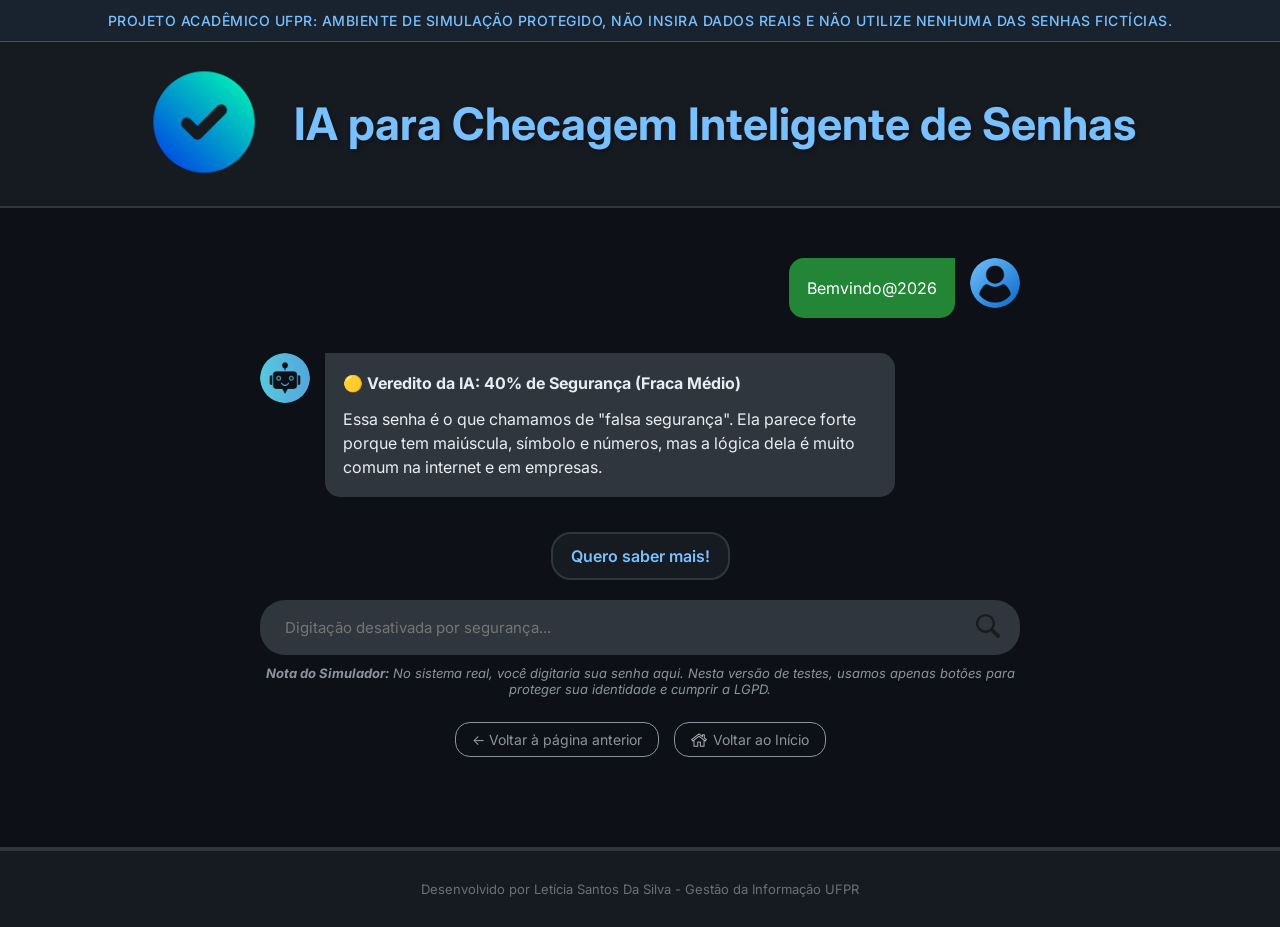
<file: pagina4-sen2.html>
<!DOCTYPE html>
<html lang="pt-br">

<head>
    <meta charset="UTF-8">
    <meta name="viewport" content="width=device-width, initial-scale=1.0">
    <title>IA Checagem de Senhas - Simulação</title>
    <link rel="shortcut icon" href="favicon/favicon.ico" type="image/x-icon">

    <link rel="stylesheet" href="estilos/celular-style.css" media="screen and (max-width: 768px)"> <!--celular-->

    <link rel="stylesheet" href="estilos/tablet-style.css"
        media="screen and (min-width: 769px) and (max-width: 1024px)"> <!--tablet-->

    <link rel="stylesheet" href="estilos/pc-style.css" media="screen and (min-width: 1025px)"> <!--pc-->

    <style>
        @import url('https://fonts.googleapis.com/css2?family=Inter:ital,opsz,wght@0,14..32,100..900;1,14..32,100..900&display=swap');
    </style>
</head>

<body>

    <div class="aviso">
        <h3>PROJETO ACADÊMICO UFPR: AMBIENTE DE SIMULAÇÃO PROTEGIDO, NÃO INSIRA DADOS REAIS E NÃO UTILIZE NENHUMA DAS
            SENHAS FICTÍCIAS.</h3>
    </div>

    <div class="layout-colunas">
        <header class="container1" id="inicio1">
            <div class="header">
                <div class="logo">
                    <img src="favicon/logo.png" alt="Logo IA Senhas">
                </div>

                <div class="titulo-principal">
                    <h1>IA para Checagem Inteligente de Senhas</h1>
                </div>
            </div>
        </header>

        <main class="container2">
            <div class="chat-container">

                <!-- Mensagem do Usuário (Senha Escolhida) -->
                <div class="mensagem usuario">
                    <div class="balao balao-usuario">
                        <p>Bemvindo@2026</p>
                    </div>
                    <div class="avatar">
                        <img src="favicon/user (2).png" alt="Ícone Usuário">
                    </div>
                </div>

                <!-- Resposta do Robô (Balão 1: Veredito) -->
                <div class="mensagem robo">
                    <div class="avatar">
                        <img src="favicon/bot.png" alt="Ícone Robô">
                    </div>
                    <div class="balao balao-robo">
                        <p>🟡 <strong>Veredito da IA: 40% de Segurança (Fraca Médio)</strong></p>
                        <p>Essa senha é o que chamamos de "falsa segurança". Ela parece forte porque tem maiúscula, símbolo e números, mas a lógica dela é muito comum na internet e em empresas.</p>
                    </div>
                </div>

                <!-- Opção para Saiba Mais -->
                <div class="opcoes-senha">
                    <a href="pagina4-sen2-saiba.html" class="botao-senha">Quero saber mais!</a>
                </div>

                <!-- Área de Input Desativada -->
                <div class="area-digitacao">
                    <input type="text" class="barra-busca" placeholder="Digitação desativada por segurança..." disabled>
                    <div class="botao-imagem">
                        <img src="favicon/magnifying-glass.png" alt="Ícone Enviar">
                    </div>
                </div>
                
                <p class="nota-simulador"><strong>Nota do Simulador:</strong> No sistema real, você digitaria sua senha aqui. Nesta versão de testes, usamos apenas botões para proteger sua identidade e cumprir a LGPD.</p>

                <!-- Botão Voltar -->
                <div class="voltar-container">
                    <a href="pagina2.html" class="botao-voltar">← Voltar à página anterior</a>
                    <a href="index.html" class="botao-voltar"><img src="favicon/home.png" alt="Ícone Casa"> Voltar ao Início</a>
                </div>

            </div>
        </main>
    </div>

    <footer>
        <p>Desenvolvido por Letícia Santos Da Silva - Gestão da Informação UFPR</p>
    </footer>

</body>
</html>
</file>
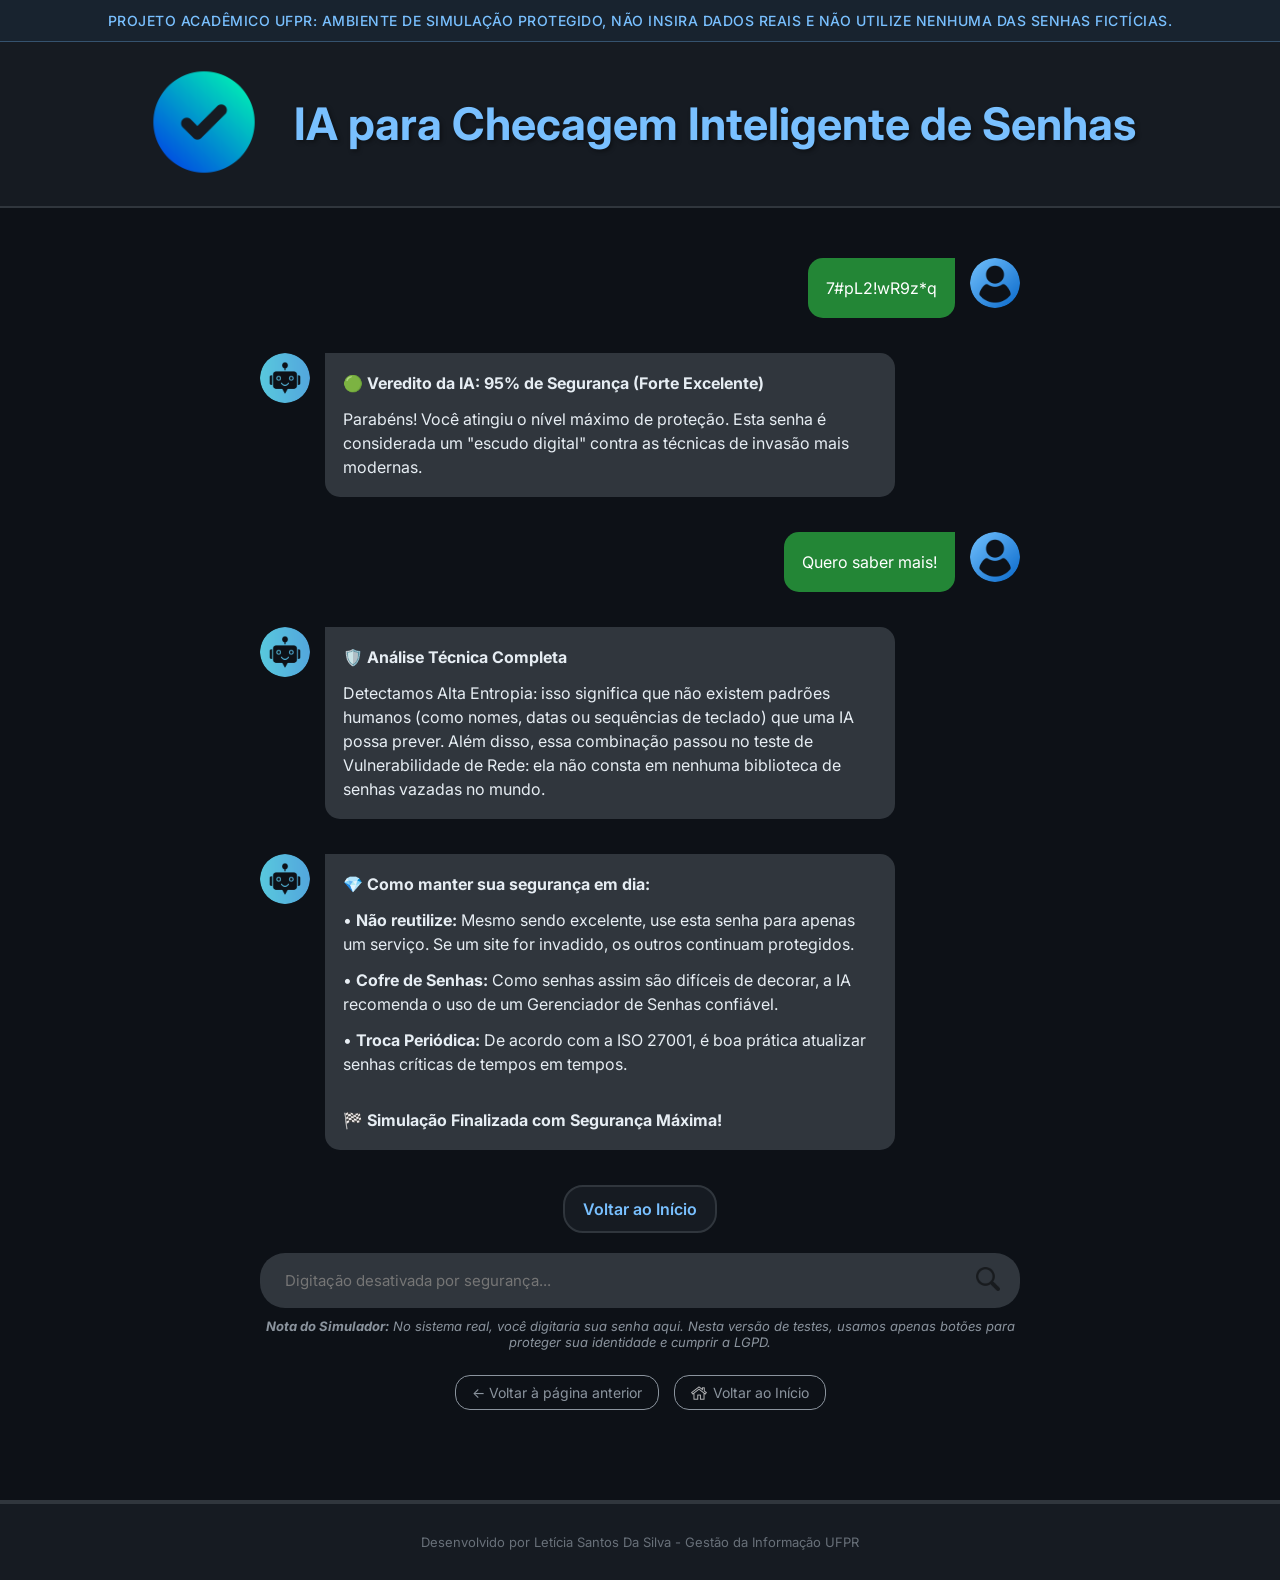
<file: pagina5-sen3-saiba.html>
<!DOCTYPE html>
<html lang="pt-br">

<head>
    <meta charset="UTF-8">
    <meta name="viewport" content="width=device-width, initial-scale=1.0">
    <title>IA Checagem de Senhas - Simulação</title>
    <link rel="shortcut icon" href="favicon/favicon.ico" type="image/x-icon">

    <link rel="stylesheet" href="estilos/celular-style.css" media="screen and (max-width: 768px)"> <!--celular-->

    <link rel="stylesheet" href="estilos/tablet-style.css"
        media="screen and (min-width: 769px) and (max-width: 1024px)"> <!--tablet-->

    <link rel="stylesheet" href="estilos/pc-style.css" media="screen and (min-width: 1025px)"> <!--pc-->

    <style>
        @import url('https://fonts.googleapis.com/css2?family=Inter:ital,opsz,wght@0,14..32,100..900;1,14..32,100..900&display=swap');
    </style>
</head>

<body>

    <div class="aviso">
        <h3>PROJETO ACADÊMICO UFPR: AMBIENTE DE SIMULAÇÃO PROTEGIDO, NÃO INSIRA DADOS REAIS E NÃO UTILIZE NENHUMA DAS
            SENHAS FICTÍCIAS.</h3>
    </div>

    <div class="layout-colunas">
        <header class="container1" id="inicio1">
            <div class="header">
                <div class="logo">
                    <img src="favicon/logo.png" alt="Logo IA Senhas">
                </div>

                <div class="titulo-principal">
                    <h1>IA para Checagem Inteligente de Senhas</h1>
                </div>
            </div>
        </header>

        <main class="container2">
            <div class="chat-container">

                <!-- Mensagem do Usuário (Senha Escolhida) -->
                <div class="mensagem usuario">
                    <div class="balao balao-usuario">
                        <p>7#pL2!wR9z*q</p>
                    </div>
                    <div class="avatar">
                        <img src="favicon/user (2).png" alt="Ícone Usuário">
                    </div>
                </div>

                <!-- Resposta do Robô (Balão 1: Veredito) -->
                <div class="mensagem robo">
                    <div class="avatar">
                        <img src="favicon/bot.png" alt="Ícone Robô">
                    </div>
                    <div class="balao balao-robo">
                        <p>🟢 <strong>Veredito da IA: 95% de Segurança (Forte Excelente)</strong></p>
                        <p>Parabéns! Você atingiu o nível máximo de proteção. Esta senha é considerada um "escudo digital" contra as técnicas de invasão mais modernas.</p>
                    </div>
                </div>

                <!-- Mensagem do Usuário (Pedindo mais informações) -->
                <div class="mensagem usuario">
                    <div class="balao balao-usuario">
                        <p>Quero saber mais!</p>
                    </div>
                    <div class="avatar">
                        <img src="favicon/user (2).png" alt="Ícone Usuário">
                    </div>
                </div>

                <!-- Resposta do Robô (Balão 2: Justificativa) -->
                <div class="mensagem robo">
                    <div class="avatar">
                        <img src="favicon/bot.png" alt="Ícone Robô">
                    </div>
                    <div class="balao balao-robo">
                        <p>🛡️ <strong>Análise Técnica Completa</strong></p>
                        <p>Detectamos Alta Entropia: isso significa que não existem padrões humanos (como nomes, datas ou sequências de teclado) que uma IA possa prever. Além disso, essa combinação passou no teste de Vulnerabilidade de Rede: ela não consta em nenhuma biblioteca de senhas vazadas no mundo.</p>
                    </div>
                </div>

                <!-- Resposta do Robô (Balão 3: Sugestões de Manutenção) -->
                <div class="mensagem robo">
                    <div class="avatar">
                        <img src="favicon/bot.png" alt="Ícone Robô">
                    </div>
                    <div class="balao balao-robo">
                        <p>💎 <strong>Como manter sua segurança em dia:</strong></p>
                        <p>• <strong>Não reutilize:</strong> Mesmo sendo excelente, use esta senha para apenas um serviço. Se um site for invadido, os outros continuam protegidos.</p>
                        <p>• <strong>Cofre de Senhas:</strong> Como senhas assim são difíceis de decorar, a IA recomenda o uso de um Gerenciador de Senhas confiável.</p>
                        <p>• <strong>Troca Periódica:</strong> De acordo com a ISO 27001, é boa prática atualizar senhas críticas de tempos em tempos.</p>
                        <br>
                        <p>🏁 <strong>Simulação Finalizada com Segurança Máxima!</strong></p>
                    </div>
                </div>
                
                <!-- Botão Voltar para as Senhas -->
                <div class="opcoes-senha">
                    <a href="pagina2.html" class="botao-senha">Voltar ao Início</a>
                </div>
                
                <!-- Área de Input Desativada -->
                <div class="area-digitacao">
                    <input type="text" class="barra-busca" placeholder="Digitação desativada por segurança..." disabled>
                    <div class="botao-imagem">
                        <img src="favicon/magnifying-glass.png" alt="Ícone Enviar">
                    </div>
                </div>
                
                <p class="nota-simulador"><strong>Nota do Simulador:</strong> No sistema real, você digitaria sua senha aqui. Nesta versão de testes, usamos apenas botões para proteger sua identidade e cumprir a LGPD.</p>

                <!-- Botão Voltar -->
                <div class="voltar-container">
                    <a href="pagina5-sen3.html" class="botao-voltar">← Voltar à página anterior</a>
                    <a href="index.html" class="botao-voltar"><img src="favicon/home.png" alt="Ícone Casa"> Voltar ao Início</a>
                </div>

            </div>
        </main>
    </div>

    <footer>
        <p>Desenvolvido por Letícia Santos Da Silva - Gestão da Informação UFPR</p>
    </footer>

</body>
</html>
</file>
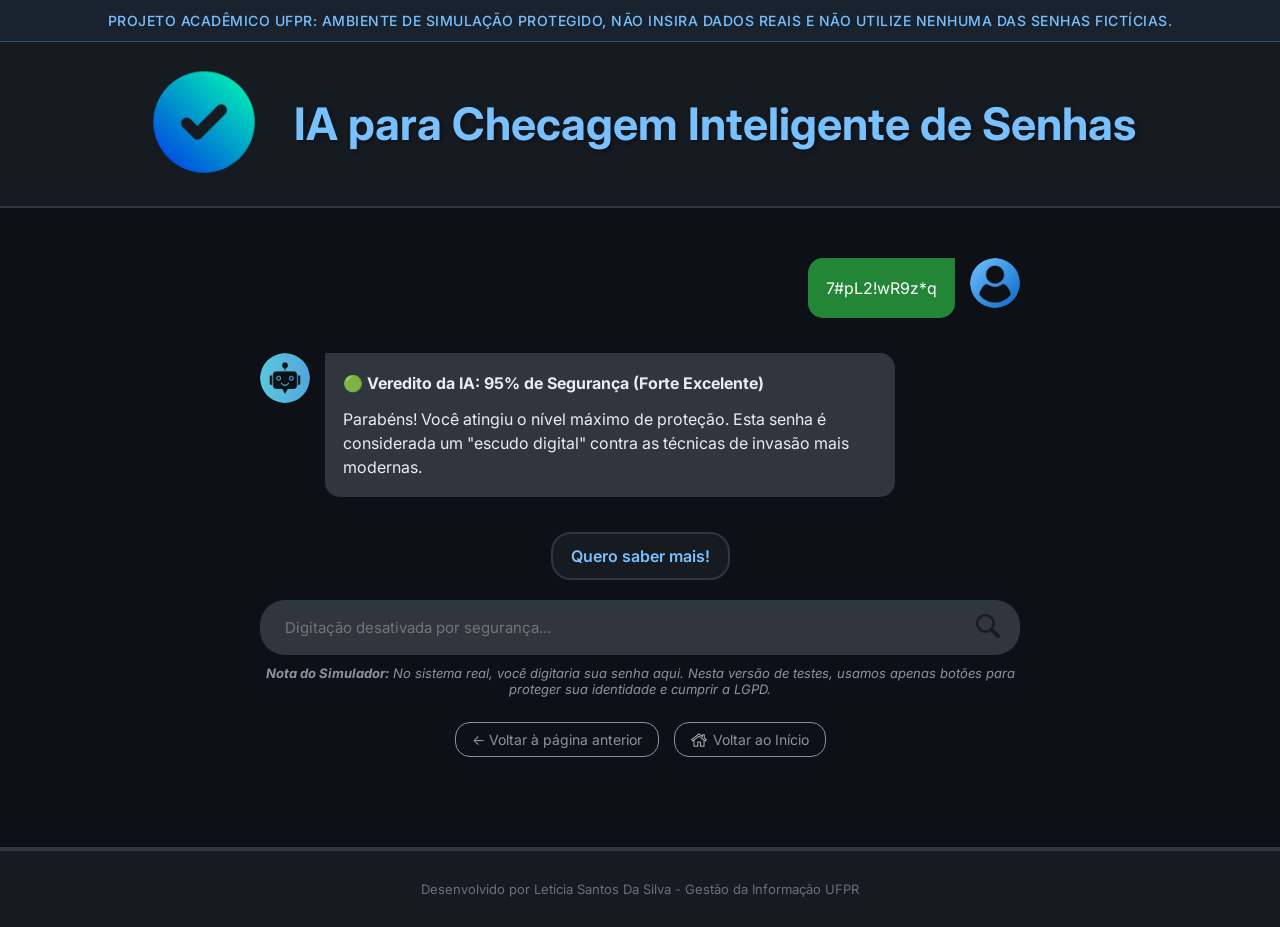
<file: pagina5-sen3.html>
<!DOCTYPE html>
<html lang="pt-br">

<head>
    <meta charset="UTF-8">
    <meta name="viewport" content="width=device-width, initial-scale=1.0">
    <title>IA Checagem de Senhas - Simulação</title>
    <link rel="shortcut icon" href="favicon/favicon.ico" type="image/x-icon">

    <link rel="stylesheet" href="estilos/celular-style.css" media="screen and (max-width: 768px)"> <!--celular-->

    <link rel="stylesheet" href="estilos/tablet-style.css"
        media="screen and (min-width: 769px) and (max-width: 1024px)"> <!--tablet-->

    <link rel="stylesheet" href="estilos/pc-style.css" media="screen and (min-width: 1025px)"> <!--pc-->

    <style>
        @import url('https://fonts.googleapis.com/css2?family=Inter:ital,opsz,wght@0,14..32,100..900;1,14..32,100..900&display=swap');
    </style>
</head>

<body>

    <div class="aviso">
        <h3>PROJETO ACADÊMICO UFPR: AMBIENTE DE SIMULAÇÃO PROTEGIDO, NÃO INSIRA DADOS REAIS E NÃO UTILIZE NENHUMA DAS
            SENHAS FICTÍCIAS.</h3>
    </div>

    <div class="layout-colunas">
        <header class="container1" id="inicio1">
            <div class="header">
                <div class="logo">
                    <img src="favicon/logo.png" alt="Logo IA Senhas">
                </div>

                <div class="titulo-principal">
                    <h1>IA para Checagem Inteligente de Senhas</h1>
                </div>
            </div>
        </header>

        <main class="container2">
            <div class="chat-container">

                <!-- Mensagem do Usuário (Senha Escolhida) -->
                <div class="mensagem usuario">
                    <div class="balao balao-usuario">
                        <p>7#pL2!wR9z*q</p>
                    </div>
                    <div class="avatar">
                        <img src="favicon/user (2).png" alt="Ícone Usuário">
                    </div>
                </div>

                <!-- Resposta do Robô (Balão 1: Veredito) -->
                <div class="mensagem robo">
                    <div class="avatar">
                        <img src="favicon/bot.png" alt="Ícone Robô">
                    </div>
                    <div class="balao balao-robo">
                        <p>🟢 <strong>Veredito da IA: 95% de Segurança (Forte Excelente)</strong></p>
                        <p>Parabéns! Você atingiu o nível máximo de proteção. Esta senha é considerada um "escudo digital" contra as técnicas de invasão mais modernas.</p>
                    </div>
                </div>

                <!-- Opção para Saiba Mais -->
                <div class="opcoes-senha">
                    <a href="pagina5-sen3-saiba.html" class="botao-senha">Quero saber mais!</a>
                </div>
                
                <!-- Área de Input Desativada -->
                <div class="area-digitacao">
                    <input type="text" class="barra-busca" placeholder="Digitação desativada por segurança..." disabled>
                    <div class="botao-imagem">
                        <img src="favicon/magnifying-glass.png" alt="Ícone Enviar">
                    </div>
                </div>
                
                <p class="nota-simulador"><strong>Nota do Simulador:</strong> No sistema real, você digitaria sua senha aqui. Nesta versão de testes, usamos apenas botões para proteger sua identidade e cumprir a LGPD.</p>

                <!-- Botão Voltar -->
                <div class="voltar-container">
                    <a href="pagina2.html" class="botao-voltar">← Voltar à página anterior</a>
                    <a href="index.html" class="botao-voltar"><img src="favicon/home.png" alt="Ícone Casa"> Voltar ao Início</a>
                </div>

            </div>
        </main>
    </div>

    <footer>
        <p>Desenvolvido por Letícia Santos Da Silva - Gestão da Informação UFPR</p>
    </footer>

</body>
</html>
</file>
<file: estilos/celular-style.css>
@charset "UTF-8";

/* Importação da fonte no topo (fora do @media para evitar erros) */
@import url('https://fonts.googleapis.com/css2?family=Inter:ital,opsz,wght@0,14..32,100..900;1,14..32,100..900&display=swap');

:root {
    --cor1: #0D1117;
    --cor2: #161B22;
    --cor3: #30363D;
    --cor4: #238636;
    --cor5: #D29922;
    --cor6: #DA3633;
    --cor7: #E6EDF3;
    --cor8: #8B949E;
    --cor9: #79C0FF;

    --font1: "Inter", sans-serif;
}

/* TELA CELULAR (DE 0PX ATÉ 768PX) */
@media screen and (max-width: 768px) {

    /* RESET E GLOBAIS (Baseado no seu modelo) */
    * {
        margin: 0px;
        padding: 0px;
        box-sizing: border-box;
        font-family: var(--font1);
    }

    html {
        scroll-behavior: smooth;
    }

    body {
        width: 100%;
        overflow-x: hidden;
        background-color: var(--cor1);
        color: var(--cor7);
    }

    h1, h2, h3, legend {
        font-family: var(--font1);
    }

    /* --- AVISO NO TOPO --- */
    .aviso {
        background-color: rgba(121, 192, 255, 0.1); /* Fundo azul suave e transparente */
        color: var(--cor9); /* Texto azul para combinar com os títulos */
        border-bottom: 1px solid rgba(121, 192, 255, 0.3); /* Linha sutil azulada */
        text-align: center;
        padding: 10px; /* Um pouco mais de espaço */
    }

    .aviso h3 {
        font-size: 12px; /* Letra levemente maior */
        font-weight: 500;
        margin: 0;
        letter-spacing: 0.5px;
    }

    /* --- ESTRUTURA DE COLUNAS --- */
    .layout-colunas {
        display: flex;
        flex-direction: column;
        width: 100%;
    }

    /* --- HEADER --- */
    header.container1 {
        background-color: var(--cor2);
        width: 100%;
        border-bottom: 2px solid var(--cor3);
        padding: 20px 10px;
    }

    .header {
        display: flex;
        flex-direction: column;
        align-items: center;
        justify-content: center;
        gap: 15px;
        width: 100%;
    }

    .logo {
        display: flex;
        align-items: center;
        justify-content: center;
    }

    .logo img {
        height: 90px;
        width: auto;
        margin: 0;
    }

    .titulo-principal h1 {
        font-size: 1.8em;
        margin: 0;
        text-align: center;
        color: var(--cor9);
        text-shadow: 2px 2px 4px rgba(0, 0, 0, 0.4);
    }

    /* --- CONTEÚDO PRINCIPAL --- */
    main.container2 {
        width: 100%;
        padding: 20px;
        display: flex;
        flex-direction: column;
        align-items: center;
    }

    .artigo article {
        background-color: var(--cor2);
        border: 1px solid var(--cor3);
        border-radius: 15px;
        padding: 20px;
        display: flex;
        flex-direction: column;
        gap: 15px;
        box-shadow: 2px 4px 10px rgba(0, 0, 0, 0.3);
    }

    .artigo h2 {
        color: var(--cor9);
        text-align: center;
        font-size: 1.6em;
    }

    .artigo p {
        line-height: 1.5;
        text-align: justify;
        font-size: 16px;
        color: var(--cor7);
    }

    .artigo strong {
        color: var(--cor8);
    }

    /* --- CHAT - MENSAGENS --- */
    .chat-container {
        width: 100%;
        display: flex;
        flex-direction: column;
        gap: 35px; /* Espaçamento aumentado para dar mais respiro entre os balões */
    }

    .mensagem {
        display: flex;
        align-items: flex-start; /* Alinha o avatar e o balão no topo */
        gap: 10px; /* Espaço entre o avatar e o balão */
    }

    .avatar img {
        width: 45px; /* Tamanho do ícone de usuário/bot */
        height: 45px;
        border-radius: 50%; /* Deixa o ícone redondo */
        object-fit: cover;
    }

    .balao {
        background-color: var(--cor3);
        padding: 15px;
        border-radius: 15px;
        border-top-left-radius: 0; /* Faz a pontinha do balão apontar para o robô na esquerda */
        max-width: 85%; /* Evita que o balão encoste totalmente na borda direita */
    }

    .balao p {
        margin-bottom: 10px;
        line-height: 1.4;
    }

    .balao p:last-child {
        margin-bottom: 0;
    }

    .balao-robo .senha-gerada {
        font-family: 'Courier New', Courier, monospace;
        background-color: var(--cor1);
        color: var(--cor9);
        padding: 2px 6px;
        border-radius: 4px;
        border: 1px solid var(--cor3);
    }

    /* --- MENSAGEM DO USUÁRIO --- */
    .mensagem.usuario {
        justify-content: flex-end; /* Alinha o balão do usuário à direita */
    }

    .balao-usuario {
        background-color: var(--cor4); /* Verde para diferenciar do bot */
        color: #ffffff;
        border-top-left-radius: 15px; /* Restaura a borda esquerda arredondada */
        border-top-right-radius: 0; /* Faz a pontinha apontar para o usuário na direita */
    }

    /* --- OPÇÕES DE SENHAS FICTÍCIAS --- */
    .opcoes-senha {
        display: flex;
        flex-direction: row;
        flex-wrap: wrap; /* Permite que os botões quebrem linha se a tela for muito pequena */
        justify-content: center; /* Centraliza os botões na tela */
        gap: 10px; /* Espaço entre os botões reduzido um pouquinho para caberem melhor */
        width: 100%;
    }

    .botao-senha {
        background-color: var(--cor2);
        color: var(--cor9);
        border: 2px solid var(--cor3);
        padding: 10px 14px; /* Levemente menor para caber perfeitamente no mobile */
        border-radius: 20px; /* Bordas bem arredondadas como balões */
        text-align: center;
        text-decoration: none;
        font-weight: 600;
        font-size: 16px;
    }

    .botao-senha:active {
        background-color: var(--cor3);
    }

    /* --- ÁREA DE DIGITAÇÃO (BARRA DE BUSCA DESATIVADA) --- */
    .area-digitacao {
        display: flex;
        align-items: center;
        background-color: var(--cor3); /* Fundo uniforme escuro */
        border-radius: 25px; /* Bordas bem arredondadas, estilo pílula */
        padding: 5px 15px;
        width: 100%;
        margin-top: -15px; /* Puxa a barra para mais perto das opções acima */
    }

    .barra-busca {
        flex-grow: 1; /* Faz a barra de texto esticar e empurrar o ícone para o canto */
        background-color: transparent; /* Pega a cor uniforme da div 'area-digitacao' */
        border: none;
        color: var(--cor8); /* Cor do texto (cinza) para aparência de inativo */
        font-size: 14px;
        padding: 10px 5px;
        outline: none; /* Remove aquela linha em volta ao clicar */
        cursor: not-allowed; /* Mostra cursor de bloqueado ao passar o mouse */
    }

    .botao-imagem img {
        width: 24px;
        height: 24px;
        opacity: 0.5; /* Deixa o ícone levemente transparente indicando inatividade */
    }

    /* --- NOTA DO SIMULADOR --- */
    .nota-simulador {
        font-size: 12px;
        color: var(--cor8); /* Tom de cinza para ficar discreto */
        text-align: center;
        margin-top: -25px; /* Puxa a nota para colar na barra de busca (compensa o gap) */
        font-style: italic;
    }

    /* --- BOTÃO VOLTAR AO INÍCIO --- */
    .voltar-container {
        display: flex;
        justify-content: center;
        gap: 10px;
        flex-wrap: wrap;
        width: 100%;
        margin-top: -15px; /* Compensa o espaçamento do chat para ficar mais próximo da nota */
    }

    .botao-voltar {
        display: flex;
        align-items: center;
        gap: 5px; /* Espaço entre o ícone e o texto */
        color: var(--cor8); /* Cor discreta para não tirar o foco da simulação */
        text-decoration: none;
        font-size: 12px;
        padding: 6px 14px;
        border: 1px solid var(--cor8); /* Apenas uma linha ao redor */
        border-radius: 15px;
    }
    
    .botao-voltar img {
        width: 14px;
        height: 14px;
        opacity: 0.7; /* Deixa o ícone suave para combinar com o texto cinza */
        filter: invert(1); /* Transforma o ícone preto em branco para aparecer no fundo escuro */
    }

    /* --- BOTÃO INICIAR SIMULAÇÃO --- */
    .artigo a {
        background-color: var(--cor4); /* Verde igual aos botões de senha */
        color: #ffffff;
        border: 2px solid var(--cor4);
        padding: 10px 14px;
        border-radius: 20px; /* Bordas bem arredondadas como balões */
        text-align: center;
        text-decoration: none;
        font-weight: 600;
        font-size: 16px;
        margin-top: 15px;
        box-shadow: 0 2px 5px rgba(0,0,0,0.3);
    }

    .artigo a:active {
        background-color: #1e702e;
        border-color: #1e702e;
    }

    /* --- FOOTER --- */
    footer {
        background-color: var(--cor2);
        padding: 20px;
        margin-top: 30px;
        border-top: 4px solid var(--cor3);
        min-height: 80px;
        display: flex;
        align-items: center;
        justify-content: center;
    }

    footer p {
        color: var(--cor8);
        font-size: 11px;
        text-align: center;
        opacity: 0.7;
    }
}
</file>
<file: estilos/tablet-style.css>
@charset "UTF-8";

/* Importação da fonte no topo (fora do @media para evitar erros) */
@import url('https://fonts.googleapis.com/css2?family=Inter:ital,opsz,wght@0,14..32,100..900;1,14..32,100..900&display=swap');

:root {
    --cor1: #0D1117;
    --cor2: #161B22;
    --cor3: #30363D;
    --cor4: #238636;
    --cor5: #D29922;
    --cor6: #DA3633;
    --cor7: #E6EDF3;
    --cor8: #8B949E;
    --cor9: #79C0FF;

    --font1: "Inter", sans-serif;
}

/* TELA TABLET (DE 769PX ATÉ 1024PX) */
@media screen and (min-width: 769px) and (max-width: 1024px) {

    /* RESET E GLOBAIS */
    * {
        margin: 0px;
        padding: 0px;
        box-sizing: border-box;
        font-family: var(--font1);
    }

    html {
        scroll-behavior: smooth;
    }

    body {
        width: 100%;
        overflow-x: hidden;
        background-color: var(--cor1);
        color: var(--cor7);
    }

    h1, h2, h3, legend {
        font-family: var(--font1);
    }

    /* --- AVISO NO TOPO --- */
    .aviso {
        background-color: rgba(121, 192, 255, 0.1);
        color: var(--cor9);
        border-bottom: 1px solid rgba(121, 192, 255, 0.3);
        text-align: center;
        padding: 12px;
    }

    .aviso h3 {
        font-size: 13px;
        font-weight: 500;
        margin: 0;
        letter-spacing: 0.5px;
    }

    /* --- ESTRUTURA DE COLUNAS --- */
    .layout-colunas {
        display: flex;
        flex-direction: column;
        width: 100%;
    }

    /* --- HEADER --- */
    header.container1 {
        background-color: var(--cor2);
        width: 100%;
        border-bottom: 2px solid var(--cor3);
        padding: 30px 40px;
    }

    .header {
        display: flex;
        flex-direction: column; /* LOGO E TÍTULO EMPILHADOS VERTICALMENTE */
        align-items: center; /* Alinha o conjunto ao centro */
        justify-content: center;
        gap: 20px; /* Espaço entre a logo e o título */
        width: 100%;
        max-width: 980px; /* Mantém um limite de largura para não ficar muito colado na borda em telas grandes */
        margin: 0 auto;
    }

    .logo img {
        height: 110px; /* Logo consideravelmente maior */
        width: auto;
        margin: 0;
    }

    .titulo-principal {
    }

    .titulo-principal h1 {
        font-size: 2.5em; /* Título maior acompanhando a logo */
        margin: 0;
        text-align: center; /* Título centralizado abaixo da logo */
        color: var(--cor9);
        text-shadow: 2px 2px 4px rgba(0, 0, 0, 0.4);
    }

    /* --- CONTEÚDO PRINCIPAL --- */
    main.container2 {
        width: 100%;
        max-width: 700px; /* Limita a largura do conteúdo para melhor leitura */
        margin: 0 auto; /* Centraliza o conteúdo */
        padding: 40px 20px;
        display: flex;
        flex-direction: column;
        align-items: center;
    }

    /* --- ESTILOS DA PÁGINA INICIAL (artigo) --- */
    .artigo article {
        background-color: var(--cor2);
        border: 1px solid var(--cor3);
        border-radius: 15px;
        padding: 30px;
        display: flex;
        flex-direction: column;
        gap: 20px;
        box-shadow: 2px 4px 10px rgba(0, 0, 0, 0.3);
    }

    .artigo h2 {
        color: var(--cor9);
        text-align: center;
        font-size: 1.8em;
    }

    .artigo p {
        line-height: 1.6;
        text-align: justify;
        font-size: 17px;
        color: var(--cor7);
    }

    .artigo strong {
        color: var(--cor8);
    }

    .artigo a {
        background-color: var(--cor4);
        color: #ffffff;
        border: 2px solid var(--cor4);
        padding: 12px 16px;
        border-radius: 20px;
        text-align: center;
        text-decoration: none;
        font-weight: 600;
        font-size: 18px;
        margin-top: 15px;
        box-shadow: 0 2px 5px rgba(0,0,0,0.3);
        align-self: center;
        width: 60%;
        max-width: 300px;
    }

    .artigo a:active {
        background-color: #1e702e;
        border-color: #1e702e;
    }

    /* --- CHAT - MENSAGENS --- */
    .chat-container {
        width: 100%;
        display: flex;
        flex-direction: column;
        gap: 35px;
    }

    .mensagem {
        display: flex;
        align-items: flex-start;
        gap: 10px;
    }

    .avatar img {
        width: 45px;
        height: 45px;
        border-radius: 50%;
        object-fit: cover;
    }

    .balao {
        background-color: var(--cor3);
        padding: 15px;
        border-radius: 15px;
        border-top-left-radius: 0;
        max-width: 85%;
    }

    .balao p {
        margin-bottom: 10px;
        line-height: 1.4;
    }

    .balao p:last-child {
        margin-bottom: 0;
    }

    .balao-robo .senha-gerada {
        font-family: 'Courier New', Courier, monospace;
        background-color: var(--cor1);
        color: var(--cor9);
        padding: 2px 6px;
        border-radius: 4px;
        border: 1px solid var(--cor3);
    }

    /* --- MENSAGEM DO USUÁRIO --- */
    .mensagem.usuario {
        justify-content: flex-end;
    }

    .balao-usuario {
        background-color: var(--cor4);
        color: #ffffff;
        border-top-left-radius: 15px;
        border-top-right-radius: 0;
    }

    /* --- OPÇÕES DE SENHAS FICTÍCIAS --- */
    .opcoes-senha {
        display: flex;
        flex-direction: row;
        flex-wrap: wrap;
        justify-content: center;
        gap: 10px;
        width: 100%;
    }

    .botao-senha {
        background-color: var(--cor2);
        color: var(--cor9);
        border: 2px solid var(--cor3);
        padding: 10px 14px;
        border-radius: 20px;
        text-align: center;
        text-decoration: none;
        font-weight: 600;
        font-size: 16px;
    }

    .botao-senha:active {
        background-color: var(--cor3);
    }

    /* --- ÁREA DE DIGITAÇÃO (BARRA DE BUSCA DESATIVADA) --- */
    .area-digitacao {
        display: flex;
        align-items: center;
        background-color: var(--cor3);
        border-radius: 25px;
        padding: 5px 15px;
        width: 100%;
        margin-top: -15px;
    }

    .barra-busca {
        flex-grow: 1;
        background-color: transparent;
        border: none;
        color: var(--cor8);
        font-size: 14px;
        padding: 10px 5px;
        outline: none;
        cursor: not-allowed;
    }

    .botao-imagem img {
        width: 24px;
        height: 24px;
        opacity: 0.5;
    }

    /* --- NOTA DO SIMULADOR --- */
    .nota-simulador {
        font-size: 12px;
        color: var(--cor8);
        text-align: center;
        margin-top: -25px;
        font-style: italic;
    }

    /* --- BOTÃO VOLTAR AO INÍCIO --- */
    .voltar-container {
        display: flex;
        justify-content: center;
        gap: 10px;
        flex-wrap: wrap;
        width: 100%;
        margin-top: -15px;
    }

    .botao-voltar {
        display: flex;
        align-items: center;
        gap: 5px;
        color: var(--cor8);
        text-decoration: none;
        font-size: 12px;
        padding: 6px 14px;
        border: 1px solid var(--cor8);
        border-radius: 15px;
    }
    
    .botao-voltar img {
        width: 14px;
        height: 14px;
        opacity: 0.7;
        filter: invert(1);
    }

    /* --- FOOTER --- */
    footer {
        background-color: var(--cor2);
        padding: 20px;
        margin-top: 30px;
        border-top: 4px solid var(--cor3);
        min-height: 80px;
        display: flex;
        align-items: center;
        justify-content: center;
    }

    footer p {
        color: var(--cor8);
        font-size: 12px;
        text-align: center;
        opacity: 0.7;
    }
}
</file>
<file: estilos/pc-style.css>
@charset "UTF-8";

/* Importação da fonte no topo (fora do @media para evitar erros) */
@import url('https://fonts.googleapis.com/css2?family=Inter:ital,opsz,wght@0,14..32,100..900;1,14..32,100..900&display=swap');

:root {
    --cor1: #0D1117;
    --cor2: #161B22;
    --cor3: #30363D;
    --cor4: #238636;
    --cor5: #D29922;
    --cor6: #DA3633;
    --cor7: #E6EDF3;
    --cor8: #8B949E;
    --cor9: #79C0FF;

    --font1: "Inter", sans-serif;
}

/* TELA PC / NOTEBOOK (DE 1025PX EM DIANTE) */
@media screen and (min-width: 1025px) {

    /* RESET E GLOBAIS */
    * {
        margin: 0px;
        padding: 0px;
        box-sizing: border-box;
        font-family: var(--font1);
    }

    html {
        scroll-behavior: smooth;
    }

    body {
        width: 100%;
        overflow-x: hidden;
        background-color: var(--cor1);
        color: var(--cor7);
    }

    h1, h2, h3, legend {
        font-family: var(--font1);
    }

    /* --- AVISO NO TOPO --- */
    .aviso {
        background-color: rgba(121, 192, 255, 0.1);
        color: var(--cor9);
        border-bottom: 1px solid rgba(121, 192, 255, 0.3);
        text-align: center;
        padding: 12px;
    }

    .aviso h3 {
        font-size: 14px;
        font-weight: 500;
        margin: 0;
        letter-spacing: 0.5px;
    }

    /* --- ESTRUTURA DE COLUNAS --- */
    .layout-colunas {
        display: flex;
        flex-direction: column;
        width: 100%;
    }

    /* --- HEADER --- */
    header.container1 {
        background-color: var(--cor2);
        width: 100%;
        border-bottom: 2px solid var(--cor3);
        padding: 20px 40px;
        display: flex;
        justify-content: center;
    }

    .header {
        display: flex;
        flex-direction: row; /* LOGO E TÍTULO LADO A LADO NA TELA GRANDE */
        align-items: center;
        justify-content: center;
        gap: 30px;
        width: 100%;
        max-width: 1200px;
    }

    .logo img {
        height: 120px;
        width: auto;
        margin: 0;
    }

    .titulo-principal h1 {
        font-size: 2.8em;
        margin: 0;
        text-align: left;
        color: var(--cor9);
        text-shadow: 2px 2px 4px rgba(0, 0, 0, 0.4);
    }

    /* --- CONTEÚDO PRINCIPAL --- */
    main.container2 {
        width: 100%;
        max-width: 800px; /* Limita a largura para leitura confortável na tela do PC */
        margin: 0 auto; /* Centraliza a caixa de conteúdo */
        padding: 50px 20px;
        display: flex;
        flex-direction: column;
        align-items: center;
    }

    /* --- ESTILOS DA PÁGINA INICIAL (artigo) --- */
    .artigo article {
        background-color: var(--cor2);
        border: 1px solid var(--cor3);
        border-radius: 15px;
        padding: 40px;
        display: flex;
        flex-direction: column;
        gap: 20px;
        box-shadow: 2px 4px 15px rgba(0, 0, 0, 0.4);
    }

    .artigo h2 {
        color: var(--cor9);
        text-align: center;
        font-size: 2em;
    }

    .artigo p {
        line-height: 1.6;
        text-align: justify;
        font-size: 18px;
        color: var(--cor7);
    }

    .artigo strong {
        color: var(--cor8);
    }

    .artigo a {
        background-color: var(--cor4);
        color: #ffffff;
        border: 2px solid var(--cor4);
        padding: 12px 20px;
        border-radius: 20px;
        text-align: center;
        text-decoration: none;
        font-weight: 600;
        font-size: 18px;
        margin-top: 20px;
        box-shadow: 0 2px 5px rgba(0,0,0,0.3);
        align-self: center;
        width: auto;
        min-width: 300px;
        cursor: pointer;
        transition: background-color 0.2s, transform 0.2s;
    }

    .artigo a:hover {
        background-color: #2ca042;
        border-color: #2ca042;
        transform: scale(1.03); /* Efeito de crescer levemente ao passar o mouse */
    }

    .artigo a:active {
        background-color: #1e702e;
        border-color: #1e702e;
        transform: scale(0.98);
    }

    /* --- CHAT - MENSAGENS --- */
    .chat-container {
        width: 100%;
        display: flex;
        flex-direction: column;
        gap: 35px;
    }

    .mensagem {
        display: flex;
        align-items: flex-start;
        gap: 15px;
    }

    .avatar img {
        width: 50px;
        height: 50px;
        border-radius: 50%;
        object-fit: cover;
    }

    .balao {
        background-color: var(--cor3);
        padding: 18px;
        border-radius: 15px;
        border-top-left-radius: 0;
        max-width: 75%; /* Mais curto para telas grandes não ficarem com linhas enormes */
        font-size: 16px;
    }

    .balao p {
        margin-bottom: 12px;
        line-height: 1.5;
    }

    .balao p:last-child {
        margin-bottom: 0;
    }

    .balao-robo .senha-gerada {
        font-family: 'Courier New', Courier, monospace;
        background-color: var(--cor1);
        color: var(--cor9);
        padding: 2px 6px;
        border-radius: 4px;
        border: 1px solid var(--cor3);
    }

    /* --- MENSAGEM DO USUÁRIO --- */
    .mensagem.usuario {
        justify-content: flex-end;
    }

    .balao-usuario {
        background-color: var(--cor4);
        color: #ffffff;
        border-top-left-radius: 15px;
        border-top-right-radius: 0;
    }

    /* --- OPÇÕES DE SENHAS FICTÍCIAS --- */
    .opcoes-senha {
        display: flex;
        flex-direction: row;
        flex-wrap: wrap;
        justify-content: center;
        gap: 15px;
        width: 100%;
    }

    .botao-senha {
        background-color: var(--cor2);
        color: var(--cor9);
        border: 2px solid var(--cor3);
        padding: 12px 18px;
        border-radius: 20px;
        text-align: center;
        text-decoration: none;
        font-weight: 600;
        font-size: 16px;
        cursor: pointer;
        transition: background-color 0.2s, border-color 0.2s;
    }

    .botao-senha:hover {
        background-color: var(--cor3);
        border-color: var(--cor8);
    }

    .botao-senha:active {
        background-color: var(--cor1);
    }

    /* --- ÁREA DE DIGITAÇÃO E RODAPÉ DO CHAT (Reaproveitando modelo) --- */
    .area-digitacao {
        display: flex;
        align-items: center;
        background-color: var(--cor3);
        border-radius: 25px;
        padding: 8px 20px;
        width: 100%;
        margin-top: -15px;
    }

    .barra-busca {
        flex-grow: 1;
        background-color: transparent;
        border: none;
        color: var(--cor8);
        font-size: 15px;
        padding: 10px 5px;
        outline: none;
        cursor: not-allowed;
    }

    .botao-imagem img {
        width: 24px;
        height: 24px;
        opacity: 0.5;
    }

    /* Restante igual ao tablet/celular */
    .nota-simulador { font-size: 13px; color: var(--cor8); text-align: center; margin-top: -25px; font-style: italic; }
    .voltar-container { display: flex; justify-content: center; gap: 15px; width: 100%; margin-top: -10px; }
    .botao-voltar { display: flex; align-items: center; gap: 6px; color: var(--cor8); text-decoration: none; font-size: 14px; padding: 8px 16px; border: 1px solid var(--cor8); border-radius: 15px; transition: color 0.2s, background-color 0.2s; }
    .botao-voltar:hover { background-color: var(--cor8); color: var(--cor1); }
    .botao-voltar img { width: 16px; height: 16px; opacity: 0.7; filter: invert(1); transition: filter 0.2s; }
    .botao-voltar:hover img { filter: invert(0); }
    footer { background-color: var(--cor2); padding: 25px; margin-top: 40px; border-top: 4px solid var(--cor3); min-height: 80px; display: flex; align-items: center; justify-content: center; }
    footer p { color: var(--cor8); font-size: 13px; text-align: center; opacity: 0.7; }
}
</file>
